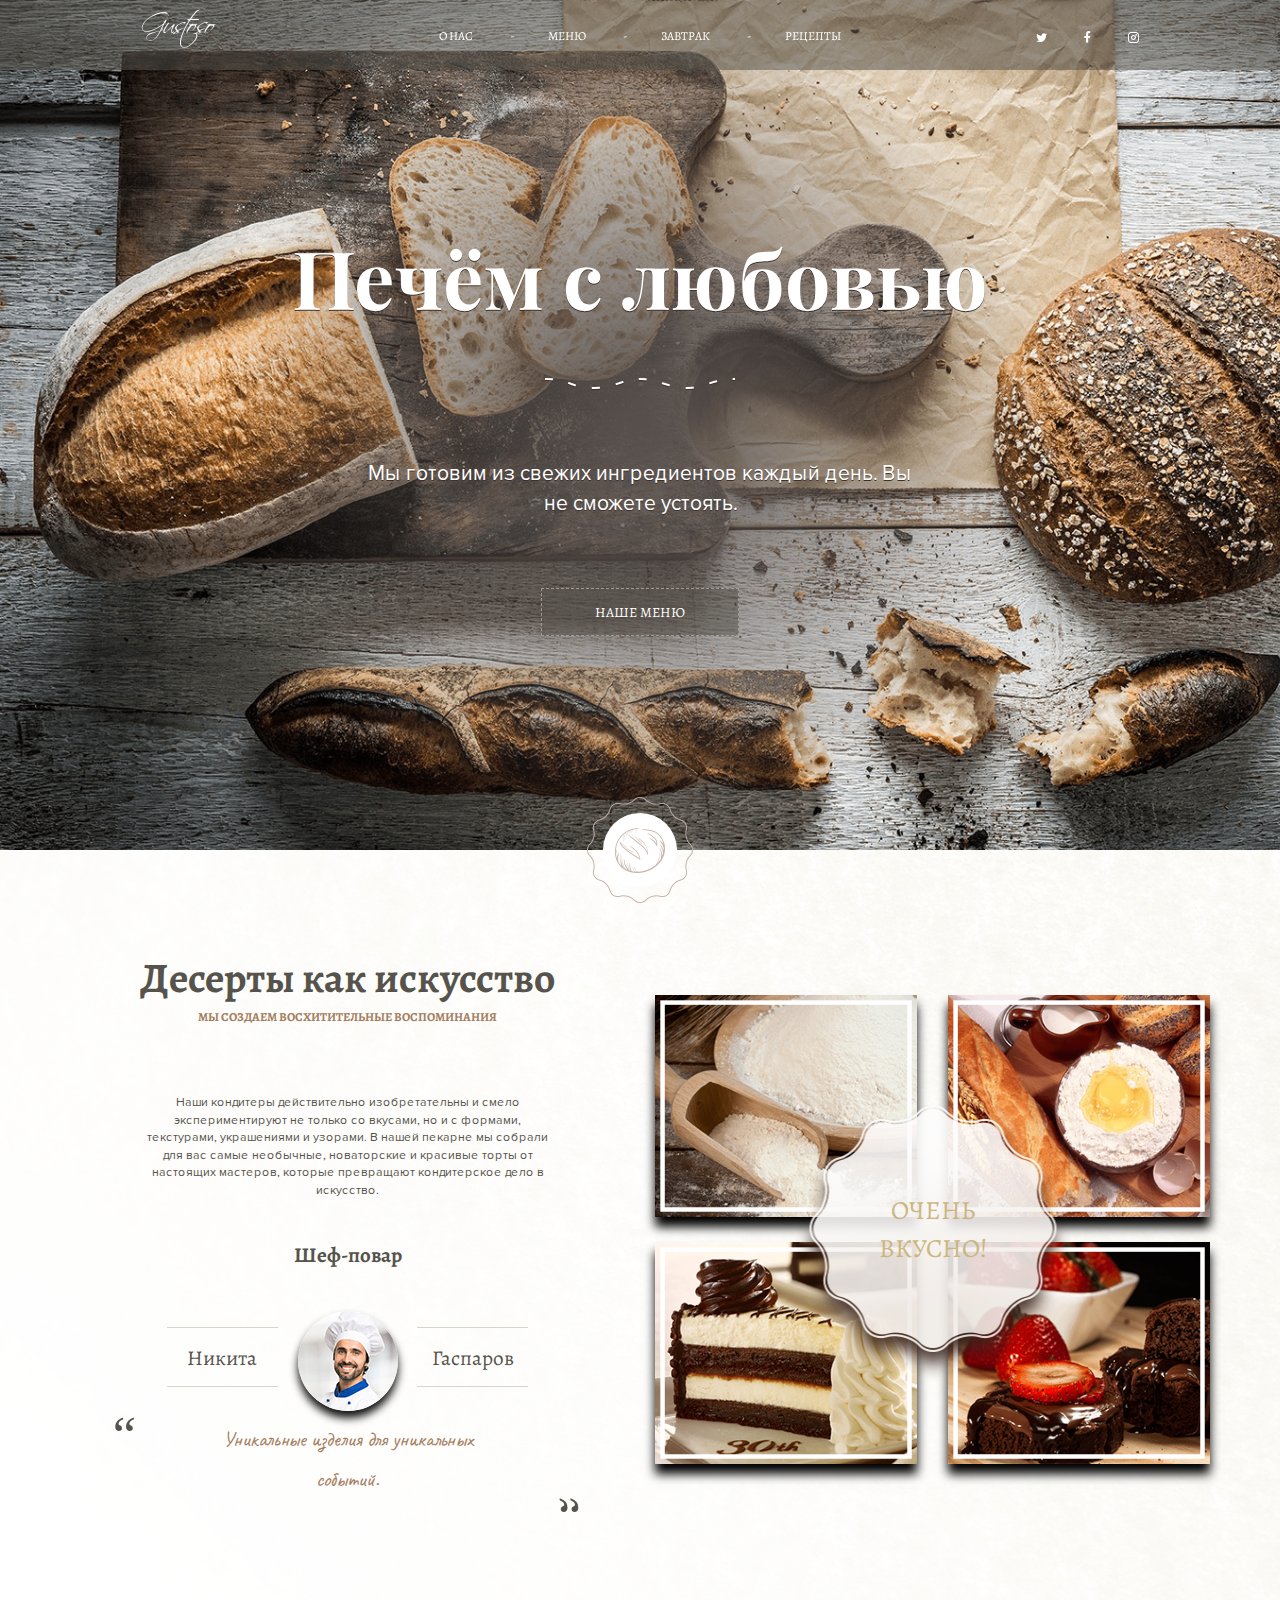
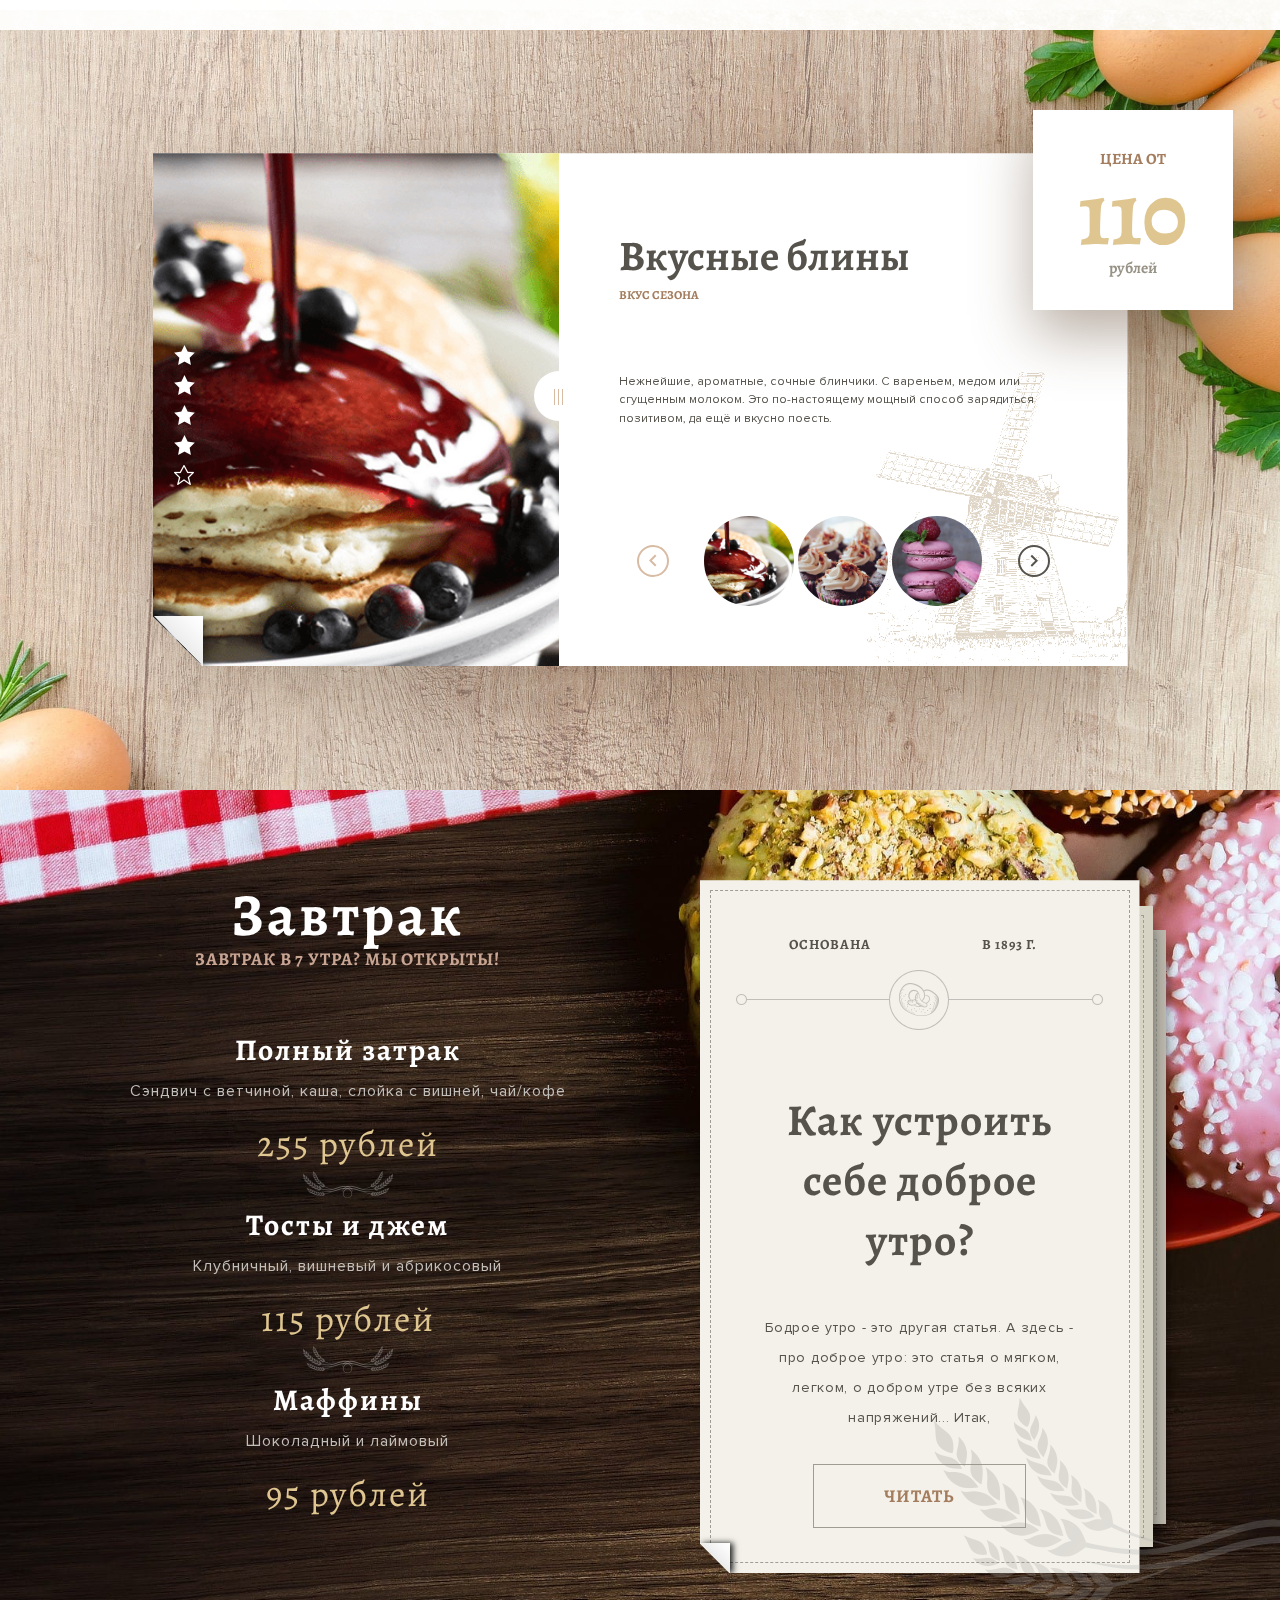
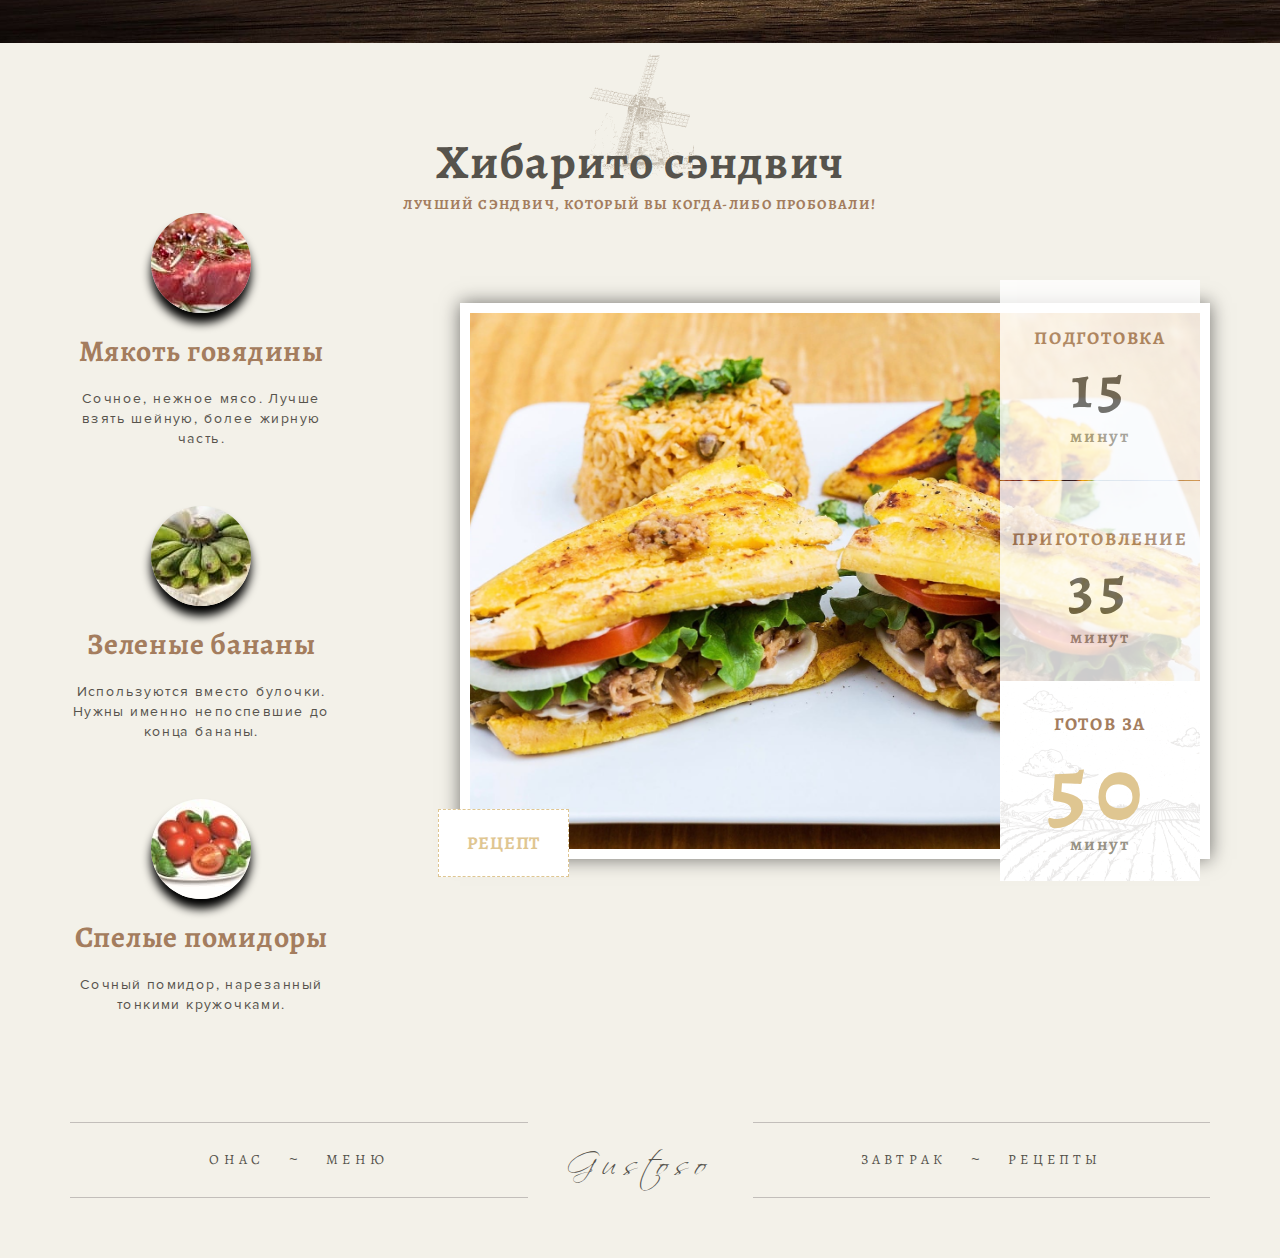
<file: bakery/index.html>
<!DOCTYPE html>
<html lang="ru-RU">
<head>
	<meta charset="utf-8" />
  <title>Пекарня  Gustoso</title>
  <link rel="stylesheet" type="text/css" href="styles.css" />
  <meta name="description" content="Сайт пекарни Gustoso. Выпечка как искусство. Меню, завтраки, рецепты от шеф-повара" />
  <meta name="keywords" content="пекарня, вкусный завтрак, рецепты выпечки" />
  <meta name="author" content="Sergei Kuznetsov" />
  <link rel="shortcut icon" href="icon.png" />
	<meta name="viewport" content="width=device-width, initial-scale=1.0" />
	<link rel="stylesheet" href="https://cdnjs.cloudflare.com/ajax/libs/font-awesome/4.7.0/css/font-awesome.min.css">
	<link href="https://fonts.googleapis.com/css?family=Alegreya:400,700|Caveat|Playfair+Display:700&amp;subset=cyrillic" rel="stylesheet">
	<link rel="stylesheet" href="https://maxcdn.bootstrapcdn.com/bootstrap/3.3.7/css/bootstrap.min.css">
	<link href="https://fonts.googleapis.com/icon?family=Material+Icons" rel="stylesheet">
</head>
<body>
	<section class="hero">
		<div class="bg">
			<nav class="topnav">
				<span class="logo">Gustoso</span>
				<span class="center">
					<a href="#about">О нас</a>
					<a href="#menu">Меню</a>
					<a href="#breakfast">Завтрак</a>
					<a href="#recipes">Рецепты</a>
				</span>
				<span class="social">
					<a href="https://twitter.com/hashtag/%D0%BF%D0%B5%D0%BA%D0%B0%D1%80%D0%BD%D1%8F"><i class="fa fa-twitter"></i></a>
					<a href="https://www.facebook.com/hashtag/%D0%BF%D0%B5%D0%BA%D0%B0%D1%80%D0%BD%D1%8F?source=feed_text&epa=HASHTAG&__xts__[0]=68.[base64]&__tn__=*NK-R"><i class="fa fa-facebook"></i></a>
					<a href="https://www.instagram.com/explore/tags/%D0%BF%D0%B5%D0%BA%D0%B0%D1%80%D0%BD%D1%8F/?hl=ru"><i class="fa fa-instagram"></i></a>
				</span>
				<a href="javascript:void(0);" class="icon">&#9776;</a>
			</nav>
			<h1>Печём с любовью</h1>
			<img src="images/dashed%20line.png" class="dline" alt="Dashed line" />
			<p>Мы готовим из свежих ингредиентов каждый день. Вы не сможете устоять.</p>
			<a href="#menu" class="menu-button">Наше меню</a>
			<img src="images/Vektor-Smartobjekt.png" class="bottom-img" alt="Bread icon" />
			<div class="bread-circle"></div>
		</div>
	</section>
	<section id="about" class="art-of-cakes">
		<div class="container">
			<div class="row">
				<div class="col-md-6 right-art">
					<h1>Десерты как искусство</h1>
					<h2>Мы создаем восхитительные воспоминания</h2>
					<p>Наши кондитеры действительно изобретательны и смело экспериментируют не только со вкусами, но и с формами, текстурами, украшениями и узорами. В нашей пекарне мы собрали для вас самые необычные, новаторские и красивые торты от настоящих мастеров, которые превращают кондитерское дело в искусство.</p>
					<h3>Шеф-повар</h3>
					<div>
						<span>Никита</span>
						<img alt="Фото шеф-повара" src="images/chef.png" />
						<span>Гаспаров</span>
					</div>
					<div class="row quote">
						<div class="col-xs-2 quout-open">“</div>
						<div class="col-xs-8">
							<div class="cit">Уникальные изделия для уникальных событий.</div>
						</div>
						<div class="col-xs-2 quout-close">”</div>
					</div>
				</div>
				<div class="col-md-6 left-art">
					<div class="row">
						<div class="col-xs-6"><img class="art-shadow" alt="Мука" src="images/img%20(2).png" /></div>
						<div class="col-xs-6"><img class="art-shadow" alt="Приготовление теста" src="images/img%20(3).png" /></div>
					</div>
					<div class="row">
						<div class="col-xs-6"><img class="art-shadow" alt="Кусок торта" src="images/img%20(4)%20(1).png" /></div>
						<div class="col-xs-6"><img class="art-shadow" alt="Брауни" src="images/img%20(4).png" /></div>
					</div>
					<img alt="Круг для текста" src="images/Vektor-Smartobjekt%20(1).png" />
					<p>ОЧЕНЬ<br />ВКУСНО!</p>
				</div>
			</div>
		</div>
	</section>
	<section id="menu" class="perfect-pancakes">
		<div class="container">
			<div class="row">
				<div class="col-md-10 col-md-offset-1 shadow-container tab-content">
					<div class="tab-pane active fade in" role="tabpanel" id="pancakes">
						<div class="row food-widget">
							<div class="col-md-5">
								<div class="raiting">
									<img alt="Звезда" src="images/Star%20-%20alt%20Kopie%203.png" />
									<img alt="Звезда" src="images/Star%20-%20alt%20Kopie%203.png" />
									<img alt="Звезда" src="images/Star%20-%20alt%20Kopie%203.png" />
									<img alt="Звезда" src="images/Star%20-%20alt%20Kopie%203.png" />
									<img alt="Звезда" src="images/interface%20-%20favorite%20star.png" />
								</div>
							</div>
							<div class="col-md-7">
								<h1>Вкусные блины</h1>
								<h2>Вкус сезона</h2>
								<p>Нежнейшие, ароматные, сочные блинчики. С вареньем, медом или сгущенным молоком. Это по-настоящему мощный способ зарядиться позитивом, да ещё и вкусно поесть.</p>
								<div class="p-menu">
									<img alt="alt" src="images/menu.png" />
								</div>
							</div>
							<img src="images/fold.png" alt="Fold" class="pancakes-fold" />
						</div>
						<div class="ready">
							<p>Цена от</p>
							<p>110</p>
							<p>рублей</p>
						</div>
					</div>
					<div class="tab-pane fade" role="tabpanel" id="muffins">
						<div class="row food-widget">
							<div class="col-md-5">
								<div class="raiting">
									<img alt="Звезда" src="images/Star%20-%20alt%20Kopie%203.png" />
									<img alt="Звезда" src="images/Star%20-%20alt%20Kopie%203.png" />
									<img alt="Звезда" src="images/Star%20-%20alt%20Kopie%203.png" />
									<img alt="Звезда" src="images/Star%20-%20alt%20Kopie%203.png" />
									<img alt="Звезда" src="images/interface%20-%20favorite%20star.png" />
								</div>
							</div>
							<div class="col-md-7">
								<h1>Маффины</h1>
								<h2>Потрясающие кексы!</h2>
								<p>Всё в этих маффинах идеально. Плотный пористый мякиш, разламываешь маффин и хочется всем показать, какой он сочный и с красивыми пузырьками.</p>
								<div class="p-menu">
									<img alt="alt" src="images/menu.png" />
								</div>
							</div>
							<img src="images/fold.png" alt="Fold" class="pancakes-fold" />
						</div>
						<div class="ready">
							<p>Цена от</p>
							<p>85</p>
							<p>рублей</p>
						</div>
					</div>
					<div class="tab-pane fade" role="tabpanel" id="macarones">
						<div class="row food-widget">
							<div class="col-md-5">
								<div class="raiting">
									<img alt="Звезда" src="images/Star%20-%20alt%20Kopie%203.png" />
									<img alt="Звезда" src="images/Star%20-%20alt%20Kopie%203.png" />
									<img alt="Звезда" src="images/Star%20-%20alt%20Kopie%203.png" />
									<img alt="Звезда" src="images/Star%20-%20alt%20Kopie%203.png" />
									<img alt="Звезда" src="images/Star%20-%20alt%20Kopie%203.png" />
								</div>
							</div>
							<div class="col-md-7">
								<h1>Макарон</h1>
								<h2>Французский шик</h2>
								<p>Нежное пирожное макарон - любимое лакомство Марии-Антуанетты и современных модных сладкоежек. Макароны заняли умы и полки десертной индустрии довольно прочно и надолго.</p>
								<div class="p-menu">
									<img alt="alt" src="images/menu.png" />
								</div>
							</div>
							<img src="images/fold.png" alt="Fold" class="pancakes-fold" />
						</div>
						<div class="ready">
							<p>Цена от</p>
							<p>65</p>
							<p>рублей</p>
						</div>
					</div>
					<div class="tab-pane fade" role="tabpanel" id="cakes">
						<div class="row food-widget">
							<div class="col-md-5">
								<div class="raiting">
									<img alt="Звезда" src="images/Star%20-%20alt%20Kopie%203.png" />
									<img alt="Звезда" src="images/Star%20-%20alt%20Kopie%203.png" />
									<img alt="Звезда" src="images/Star%20-%20alt%20Kopie%203.png" />
									<img alt="Звезда" src="images/Star%20-%20alt%20Kopie%203.png" />
									<img alt="Звезда" src="images/Star%20-%20alt%20Kopie%203.png" />
								</div>
							</div>
							<div class="col-md-7">
								<h1>Пирожные</h1>
								<h2>Множество вкусов</h2>
								<p>Забавные, милые, яркие, праздничные и очень вкусные. Пирожные отлично подходят в качестве праздничного угощения или сладкого десерта для уютного вечернего чаепития.</p>
								<div class="p-menu">
									<img alt="alt" src="images/menu.png" />
								</div>
							</div>
							<img src="images/fold.png" alt="Fold" class="pancakes-fold" />
						</div>
						<div class="ready">
							<p>Цена от</p>
							<p>85</p>
							<p>рублей</p>
						</div>
					</div>
					<div class="tab-pane fade" role="tabpanel" id="croissants">
						<div class="row food-widget">
							<div class="col-md-5">
								<div class="raiting">
									<img alt="Звезда" src="images/Star%20-%20alt%20Kopie%203.png" />
									<img alt="Звезда" src="images/Star%20-%20alt%20Kopie%203.png" />
									<img alt="Звезда" src="images/Star%20-%20alt%20Kopie%203.png" />
									<img alt="Звезда" src="images/Star%20-%20alt%20Kopie%203.png" />
									<img alt="Звезда" src="images/interface%20-%20favorite%20star.png" />
								</div>
							</div>
							<div class="col-md-7">
								<h1>Круассаны</h1>
								<h2>Кусочек Франции</h2>
								<p>Настоящие круассаны с насыщенным ароматом сливочного масла и румяной корочкой, скрывающей 81 тончайший слой нежного теста. Своеобразный символ Франции.</p>
								<div class="p-menu">
									<img alt="alt" src="images/menu.png" />
								</div>
							</div>
							<img src="images/fold.png" alt="Fold" class="pancakes-fold" />
						</div>
						<div class="ready">
							<p>Цена от</p>
							<p>109</p>
							<p>рублей</p>
						</div>
					</div>
					<div class="tab-pane fade" role="tabpanel" id="pies">
						<div class="row food-widget">
							<div class="col-md-5">
								<div class="raiting">
									<img alt="Звезда" src="images/Star%20-%20alt%20Kopie%203.png" />
									<img alt="Звезда" src="images/Star%20-%20alt%20Kopie%203.png" />
									<img alt="Звезда" src="images/Star%20-%20alt%20Kopie%203.png" />
									<img alt="Звезда" src="images/Star%20-%20alt%20Kopie%203.png" />
									<img alt="Звезда" src="images/Star%20-%20alt%20Kopie%203.png" />
								</div>
							</div>
							<div class="col-md-7">
								<h1>Торты</h1>
								<h2>Вкус детства</h2>
								<p>Наши торты готовятся только из натуральных ингредиентов – свежих сочных фруктов и ягод, отборной пшеничной и миндальной муки, цельных сливок, легкого творога и аппетитного желе.</p>
								<div class="p-menu">
									<img alt="alt" src="images/menu.png" />
								</div>
							</div>
							<img src="images/fold.png" alt="Fold" class="pancakes-fold" />
						</div>
						<div class="ready">
							<p>Цена от</p>
							<p>990</p>
							<p>рублей</p>
						</div>
					</div>
					<div class="slide col-md-7" role="tablist">
						<i class="material-icons disabled" >keyboard_arrow_left</i>
						<span class="group1">
							<a href="#pancakes" aria-controls="pancakes" role="tab" data-toggle="tab" class="active">
								<img alt="Блинчики" src="images/pancakes.png" />
							</a>
							<a href="#muffins" aria-controls="muffins" role="tab" data-toggle="tab">
								<img alt="Маффины" src="images/menu1.jpg" />
							</a>
							<a href="#macarones" aria-controls="macarones" role="tab" data-toggle="tab">
								<img alt="Макарони" src="images/menu2.jpg" />
							</a>
						</span>
						<span class="group2">
							<a href="#cakes" aria-controls="cakes" role="tab" data-toggle="tab">
								<img alt="Пирожные" src="images/menu3.jpg" />
							</a>
							<a href="#croissants" aria-controls="croissants" role="tab" data-toggle="tab">
								<img alt="Круассаны" src="images/menu4.jpg" />
							</a>
							<a href="#pies" aria-controls="pies" role="tab" data-toggle="tab">
								<img alt="Торты" src="images/menu5.jpg" />
							</a>
						</span>
						<i class="material-icons active">keyboard_arrow_right</i>
					</div>
				</div>
			</div>
		</div>
	</section>

	<section id="breakfast" class="breakfast">
		<div class="container">
			<div class="row">

				<div class="col-md-6">
					<div class="bf_left">
						<h1>Завтрак</h1>
						<h2>Завтрак в 7 утра? Мы открыты!</h2>

						<h3>Полный затрак</h3>
						<p class="bf_left_desc">Сэндвич с ветчиной, каша, слойка с вишней, чай/кофе</p>
						<p class="bf_left_price">255 рублей</p>
						<img src="images/Vektor-Smartobjekt Kopie.png" alt="Пшеница иконка">

						<h3>Тосты и джем</h3>
						<p class="bf_left_desc">Клубничный, вишневый и абрикосовый</p>
						<p class="bf_left_price">115 рублей</p>
						<img src="images/Vektor-Smartobjekt Kopie.png" alt="Пшеница иконка">

						<h3>Маффины</h3>
						<p class="bf_left_desc">Шоколадный и лаймовый</p>
						<p class="bf_left_price">95 рублей</p>
					</div>
				</div>

				<div class="col-md-6">
					<div class="bf_menu">

						<div class="bf_menu1">
							<div class="menu_border">
								<div class="row bf_menu_head">
									<div class="col-xs-6 ">
										Основана
									</div>
									<div class="col-xs-6">
										в 1893 г.
									</div>
								</div>
								<img src="images/menu_head.png" alt="Выпечка иконка">
								<h2>Как устроить себе доброе утро?</h2>
								<p>Бодрое утро - это другая статья. А здесь - про доброе утро: это статья о мягком, легком, о добром утре без всяких напряжений... Итак,</p>
								<a href="https://www.psychologos.ru/articles/view/kak-ustroit-sebe-dobroe-utro-vop-zn-" target="_blank">Читать</a>
							</div>
							<img src="images/fold.png" alt="fold" class="bf_menu_fold">
						</div>

						<div class="bf_menu2">
							<div class="bf_menu_border"></div>
						</div>

						<div class="bf_menu3">
							<div class="bf_menu_border"></div>
						</div>
					</div>

				</div>
			</div>
		</div>
		<img src="images/wheat.png" alt="Пшеница иконка" class="wheat">
	</section>

	<section id="recipes" class="jib_sandw">
		<img src="images/jswm.png" alt="">
		<div class="js_head">

			<h1>Хибарито сэндвич</h1>
			<h2>Лучший сэндвич, который вы когда-либо пробовали!</h2>
		</div>


		<div class="container">
			<div class="row">
				<div class="col-md-3 js_left">
					<div>
						<img src="images/meat.jpg" alt="Говядина">
						<h3>Мякоть говядины</h3>
						<p>Сочное, нежное мясо. Лучше взять шейную, более жирную чаcть.</p>
					</div>

					<div>
						<img src="images/banana.jpg" alt="Зеленые бананы">
						<h3>Зеленые бананы</h3>
						<p>Используются вместо булочки. Нужны именно непоспевшие до конца бананы.</p>
					</div>

					<div>
						<img src="images/tomato.jpg" alt="Помидоры">
						<h3>Спелые помидоры</h3>
						<p>Сочный помидор, нарезанный тонкими кружочками.</p>
					</div>

				</div>
				<div class="col-md-1"></div>
				<div class="col-md-8 js_right">

					<div class="js_right_inner">


						<div class="bg_img"></div>

						<div class="jsri_item">
							<h3>Подготовка</h3>
							<p>15</p>
							<p>минут</p>
						</div>
						<div class="jsri_item">
							<h3>Приготовление</h3>
							<p>35</p>
							<p>минут</p>
						</div>
						<div class="jsri_item_last">
							<h3>Готов за</h3>
							<p>50</p>
							<p>минут</p>
						</div>

						<a href="https://recept-2u.com.ua/sendvichi-hibarito-iz-bananovyh-lepeshek-s-govyadinoj-ovoshhami-i-ostrym-sousom-adobo-po-puertorikanski/" target="_blank">Рецепт</a>

					</div>

				</div>
			</div>
		</div>

	</section>

	<footer class="main_footer">
		<div class="container">
			<div class="row">

				<div class="col-md-2 col-md-push-5">
					<span class="gustoso">Gustoso</span>
				</div>

				<div class="col-md-5 col-md-pull-2">
					<ul class="left_footer">
						<li><a href="#about">Онас</a></li>
						<li><a href="#menu">Меню</a></li>
					</ul>
				</div>

				<div class="col-md-5">
					<ul class="right_footer">
						<li><a href="#breakfast">Завтрак</a></li>
						<li><a href="#recipes">Рецепты</a></li>
					</ul>
				</div>
			</div>
		</div>
	</footer>

	<script src="https://ajax.googleapis.com/ajax/libs/jquery/3.3.1/jquery.min.js"></script>
	<script src="https://maxcdn.bootstrapcdn.com/bootstrap/3.3.7/js/bootstrap.min.js"></script>
	<script src="myscript.js"></script>

</body>
</html>
</file>
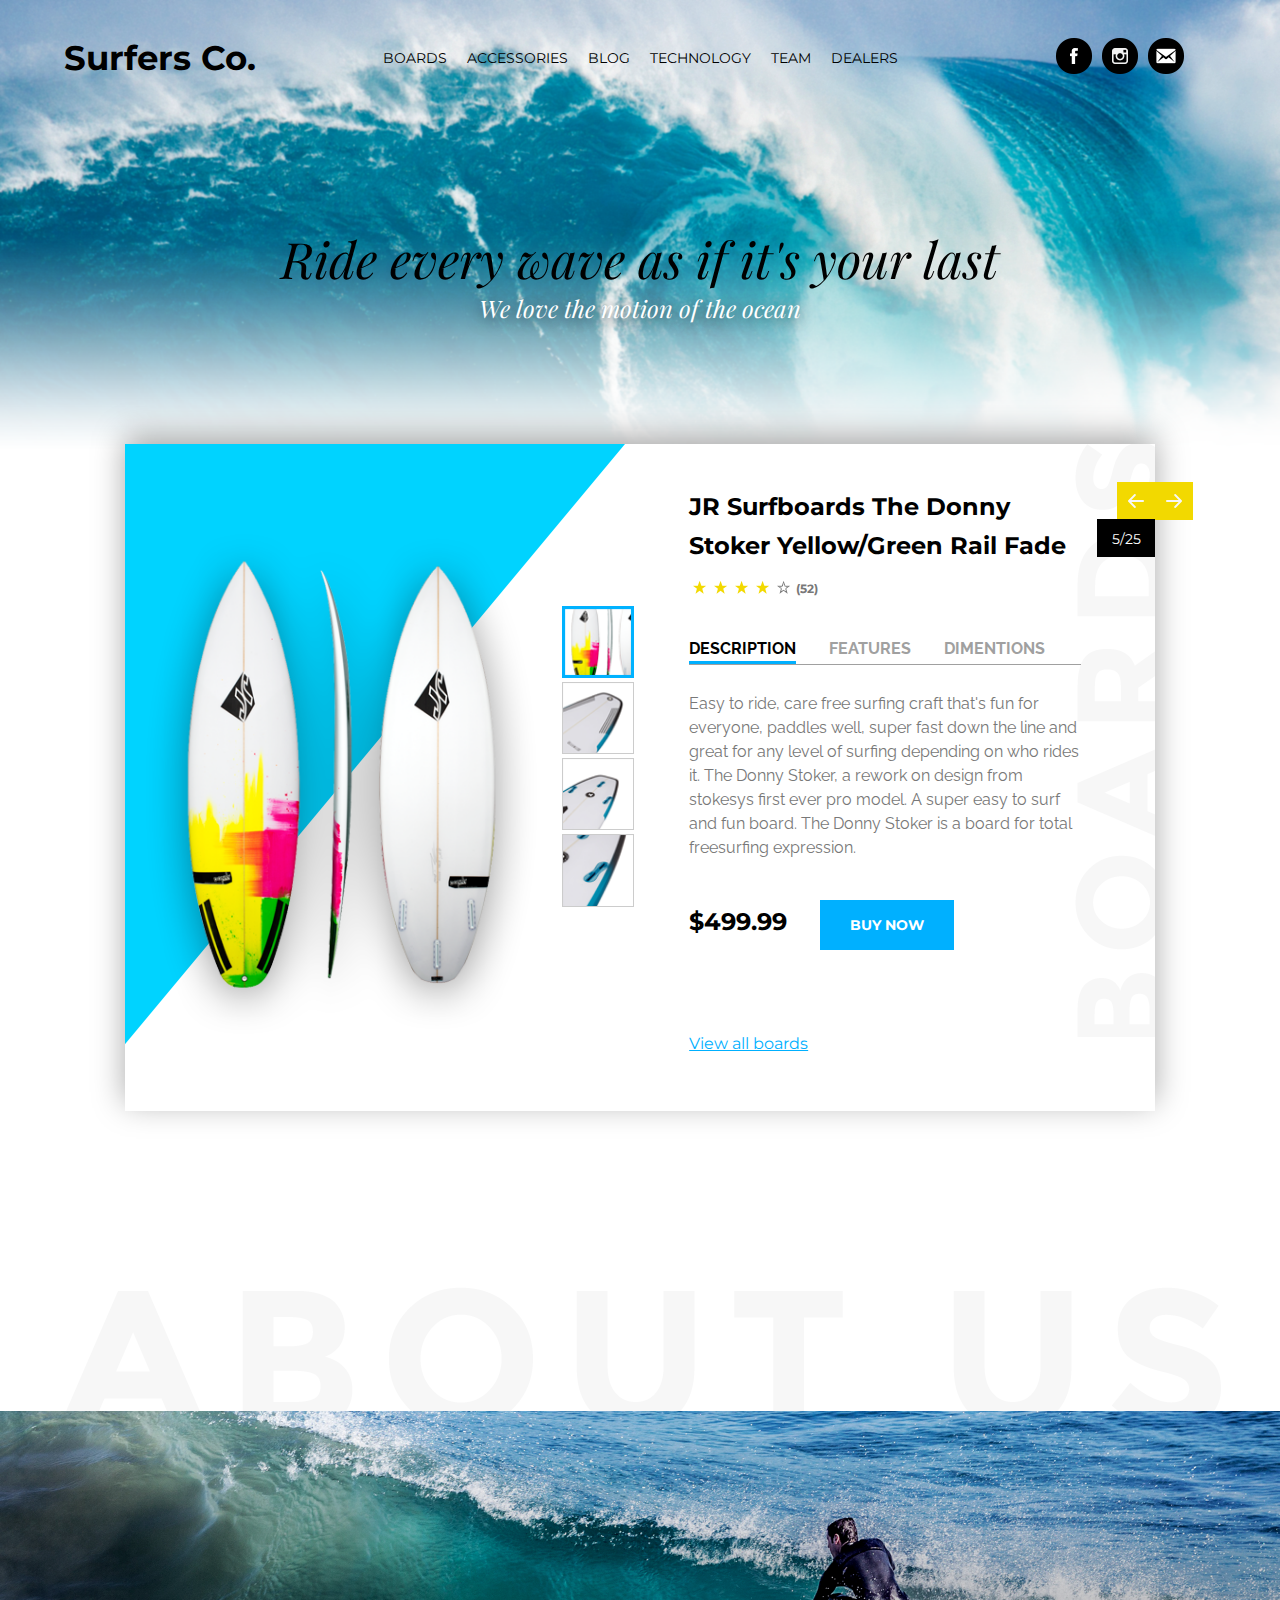
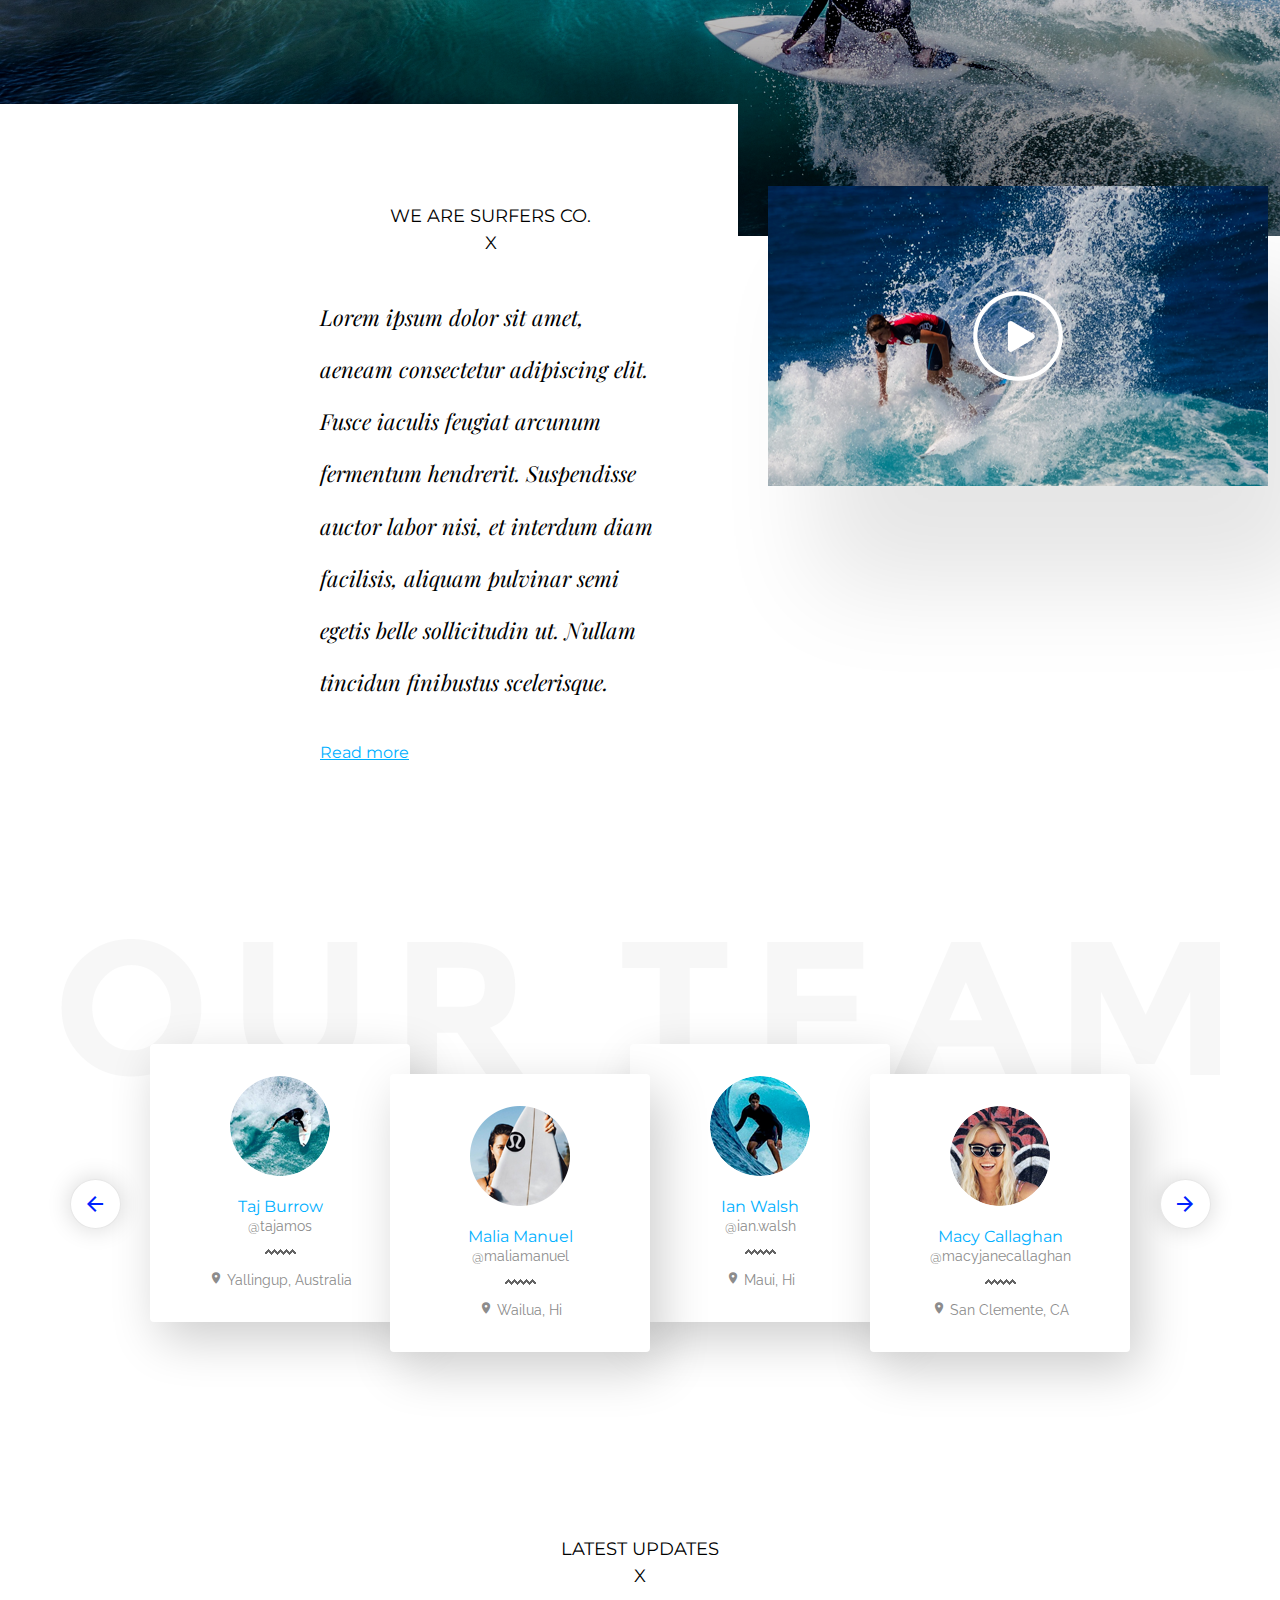
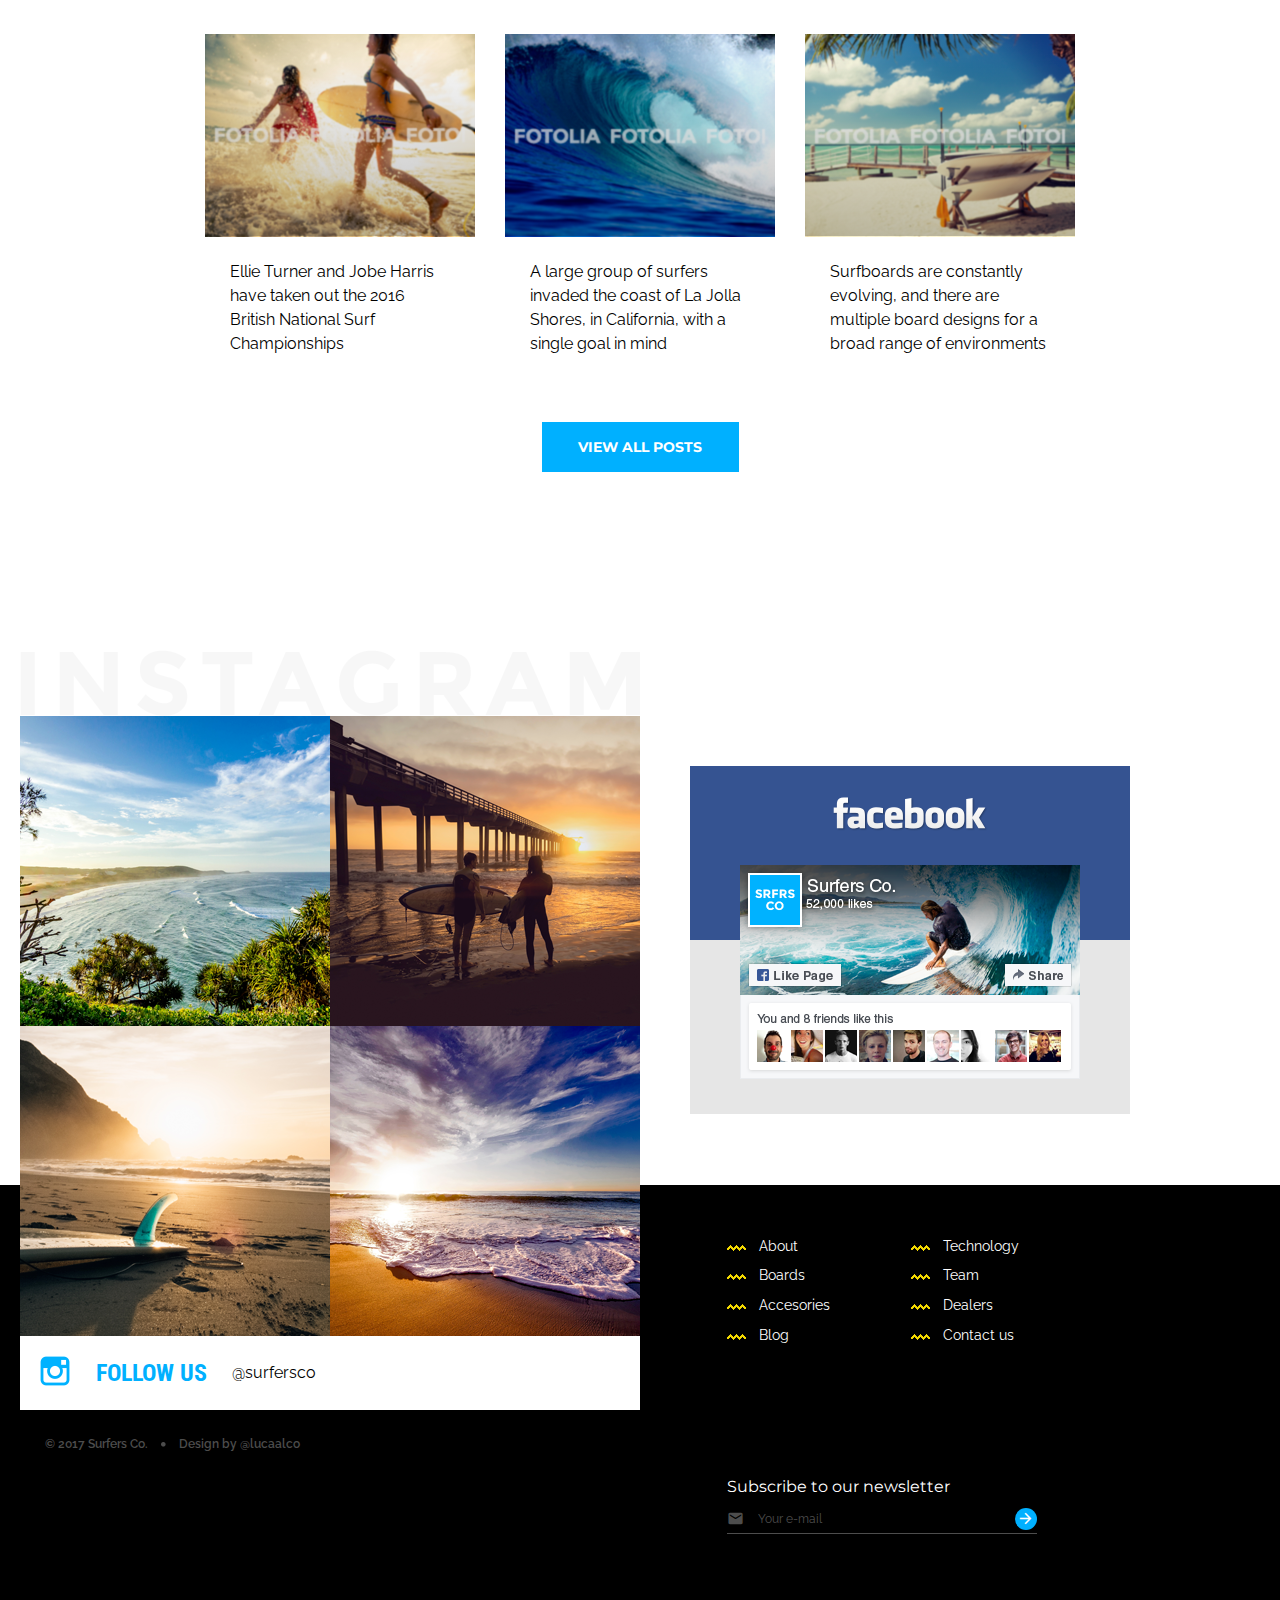
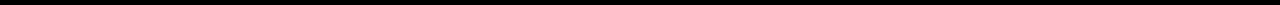
<file: Surf/index.html>
<!DOCTYPE html>
<html lang="en-EN">
<head>
  <title></title>
  <meta charset="utf-8" />
  <link rel="stylesheet" type="text/css" href="styles.css" />
  <link href="https://fonts.googleapis.com/css?family=Montserrat:400,700|Playfair+Display:italic|Raleway:400,600,700|Roboto+Condensed:700" rel="stylesheet" />
  <link rel="stylesheet" href="https://fonts.googleapis.com/icon?family=Material+Icons" />
  <meta name="description" content="#" />
  <meta name="keywords" content="#" />
  <meta name="author" content="Oxana Kolesnikova" />
  <meta name="viewport" content="width=device-width, initial-scale=1.0" />
  <!--[if lt IE 9]>
    <script src="/js/html5shiv.js"></script>
  <![endif]-->
</head>
<body>
  <header>
    <div class="center">
      <div id="logo">Surfers Co.</div>
      <nav>
        <a href="#">Boards</a>
        <a href="#">Accessories</a>
        <a href="#">Blog</a>
        <a href="#">Technology</a>
        <a href="#">Team</a>
        <a href="#">Dealers</a>
      </nav>
      <div id="social">
        <a href="#"><img src="images/Facebook.png"></a>
        <a href="#"><img src="images/Instagram.png"></a>
        <a href="#"><img src="images/Mail.png"></a>
      </div>
    </div>
    <div id="slogan">
      <p>Ride every wave as if it's your last</p>
      <p>We love the motion of the ocean</p>
    </div> 
  </header>
  <div id="surfboards">
    <h1 id="boards">Boards</h1>
    <a href="#" id="previous"><img src="images/Previous.png"></a>
    <span id="counter">5/25</span>
    <a href="#" id="next"><img src="images/Next.png"></a><br />
    <img src="images/Board.png" alt="Board" id="board" />
    <div id="thumbs">
      <img src="images/Photo (3).png" alt="Photo 1" />
      <img src="images/Photo.png" alt="Photo 2" />
      <img src="images/Photo (1).png" alt="Photo 3" />
      <img src="images/Photo (2).png" alt="Photo 4" />
    </div>
    <div id="side">
      <h2>JR Surfboards The Donny Stoker Yellow/Green Rail Fade</h2>
      <div id="raiting">
        <img src="images/Star 1.png" />
        <img src="images/Star 1.png" />
        <img src="images/Star 1.png" />
        <img src="images/Star 1.png" />
        <img src="images/Star 5.png" />
        <span>(52)</span>
      </div>
      <div id="tabs">
        <a href="#" class="active">Description</a>
        <a href="#">Features</a>
        <a href="#">Dimentions</a>
      </div>
      <p id="description">Easy to ride, care free surfing craft that's fun for everyone, paddles well, super fast down the line and great for any level of surfing depending on who rides it. The Donny Stoker, a rework on design from stokesys first ever pro model. A super easy to surf and fun board. The Donny Stoker is a board for total freesurfing expression.</p>
      <div id="price">$499.99</div>
      <a href="#" id="buynowbutton">Buy now</a>
      <a href="#" id="allboards">View all boards</a>
    </div>
  </div>
  <div id="about">
    <img id="aboutus" src="images/About us.png" alt="About us" />
    <h2 id="title">We are Surfers co.<br />X</h2>
    <p id="text">Lorem ipsum dolor sit amet, aeneam consectetur adipiscing elit. Fusce iaculis feugiat arcunum fermentum hendrerit. Suspendisse auctor labor nisi, et interdum diam facilisis, aliquam pulvinar semi egetis belle sollicitudin ut. Nullam tincidun finibustus scelerisque.</p>
    <a href="#" id="readmore">Read more</a>
    <div id="video" onmouseover="showCircle()" onmouseout="hideCircle()">
      <video width="500px" height="300px" poster="images/Photo (6).png" style="background-color: transparent;">
        <source src="#" type="video/mp4" />
      </video>
      <button type="button">
        <img src="images/Circle.png" id="circle" />
        <img src="images/Play icon.png" id="playicon" />
      </button>
    </div>
  </div>
  <section id="team">
    <img id="ourteam" src="images/Our Team.png" alt="Our team" />
    <a id="trb" href="#"><i class="material-icons">arrow_back</i></a>
    <div class="cards">
      <div class="tcard-odd" onmouseover="teamActive(this)" onmouseout="teamUsual(this)">
        <img src="images/Photo (8).png" class="tphoto" alt="Taj Burrow" style="border: 2px solid white; border-radius: 50%;" />
        <p class="tname">Taj Burrow</p>
        <p class="tinst">@tajamos</p>
        <img src="images/Waves (1).png" class="separator" />
        <p class="tloc"><i class="material-icons">place</i> Yallingup, Australia</p>
      </div>
      <div class="tcard-even" onmouseover="teamActive(this)" onmouseout="teamUsual(this)">
        <img src="images/Photo (7).png" class="tphoto" alt="Malia Manuel" />
        <p class="tname">Malia Manuel</p>
        <p class="tinst">@maliamanuel</p>
        <img src="images/Waves (1).png" class="separator" />
        <p class="tloc"><i class="material-icons">place</i> Wailua, Hi</p>
      </div>
      <div id="sep">_</div>
      <div class="tcard-odd" onmouseover="teamActive(this)" onmouseout="teamUsual(this)">
        <img src="images/Photo (9).png" class="tphoto" alt="Ian Walsh" style="border: 2px solid white; border-radius: 50%;" />
        <p class="tname">Ian Walsh</p>
        <p class="tinst">@ian.walsh</p>
        <img src="images/Waves (1).png" class="separator" />
        <p class="tloc"><i class="material-icons">place</i> Maui, Hi</p>
      </div>
      <div class="tcard-even" onmouseover="teamActive(this)" onmouseout="teamUsual(this)">
        <img src="images/Photo (10).png" class="tphoto" alt="Macy Callaghan" style="border: 2px solid white; border-radius: 50%;" />
        <p class="tname">Macy Callaghan</p>
        <p class="tinst">@macyjanecallaghan</p>
        <img src="images/Waves (1).png" class="separator" />
        <p class="tloc"><i class="material-icons">place</i> San Clemente, CA</p>
      </div>
    </div>
    <a id="tlb" href="#"><i class="material-icons">arrow_forward</i></a>
  </section>
  <section id="updates">
    <h2 id="upd">Latest updates<br />X</h2>
    <div id="blog">
      <div class="upd-card" onmouseover="blogHover(this)" onmouseout="blogUsual(this)">
        <div class="dark"></div>
        <img src="images/Photo%20(11).png" alt="Blog photo 1" class="blog-img"/>
        <p class="blog-post">Ellie Turner and Jobe Harris have taken out the 2016 British National Surf Championships</p>
      </div>
      <div class="upd-card" onmouseover="blogHover(this)" onmouseout="blogUsual(this)">
        <div class="dark"></div>
        <img src="images/Photo%20(12).png" alt="Blog photo 2" class="blog-img"/>
        <p class="blog-post">A large group of surfers invaded the coast of La Jolla Shores, in California, with a single goal in mind</p>
      </div>
      <div class="upd-card" onmouseover="blogHover(this)" onmouseout="blogUsual(this)">
        <div class="dark"></div>
        <img src="images/Photo%20(13).png" alt="Blog photo 3" class="blog-img"/>
        <p class="blog-post">Surfboards are constantly evolving, and there are multiple board designs for a broad range of environments</p>
      </div>
    </div>
    <a href="#">View all posts</a>
  </section>
  <div id="instface">
    <section id="instagram">
      <img id="inst-sect-img" src="images/Instagram%20(1).png" />
      <div id="inst-photos">
        <img src="images/Photo%20(17).png" alt="Instagram photo 1" />
        <img src="images/Photo%20(14).png" alt="Instagram photo 2" />
        <img src="images/Photo%20(15).png" alt="Instagram photo 3" />
        <img src="images/Photo%20(16).png" alt="Instagram photo 4" />
      </div>
      <p>
        <a href="#">
          <img src="images/Logo%20Instagram.png" />
          <span>Follow us</span>
        </a>
        <span>@surfersco</span>
      </p>
    </section>
    <section id="facebook">
      <img id="fl" src="images/Logo%20Facebook.png" />
      <img id="fa" src="images/FB%20Like%20Box.png" />
    </section>
  </div>
  <footer>
    <nav id="ll1">
      <a href="#">
        <img src="images/Waves%20col%201.png" />
        About
      </a>
      <a href="#">
        <img src="images/Waves%20col%201.png" />
        Boards
      </a>
      <a href="#">
        <img src="images/Waves%20col%201.png" />
        Accesories
      </a>
      <a href="#">
        <img src="images/Waves%20col%201.png" />
        Blog
      </a>
    </nav>
    <nav id="ll2">
      <a href="#">
        <img src="images/Waves%20col%201.png" />
        Technology
      </a>
      <a href="#">
        <img src="images/Waves%20col%201.png" />
        Team
      </a>
      <a href="#">
        <img src="images/Waves%20col%201.png" />
        Dealers
      </a>
      <a href="#">
        <img src="images/Waves%20col%201.png" />
        Contact us
      </a>
    </nav>
    <form>
      <p>Subscribe to our newsletter</p>
      <div>
        <i class="material-icons">email</i>
        <input type="email" name="email" placeholder="Your e-mail"/>
        <a href="#">
          <i class="material-icons">arrow_forward</i>
        </a>
      </div>
    </form>
    <p id="cop">
      © 2017 Surfers Co.
      <img src="images/Bullet.png" />
      Design by @lucaalco
    </p>
  </footer>
  <script src="myscript.js"></script>
</body>
</html>
</file>
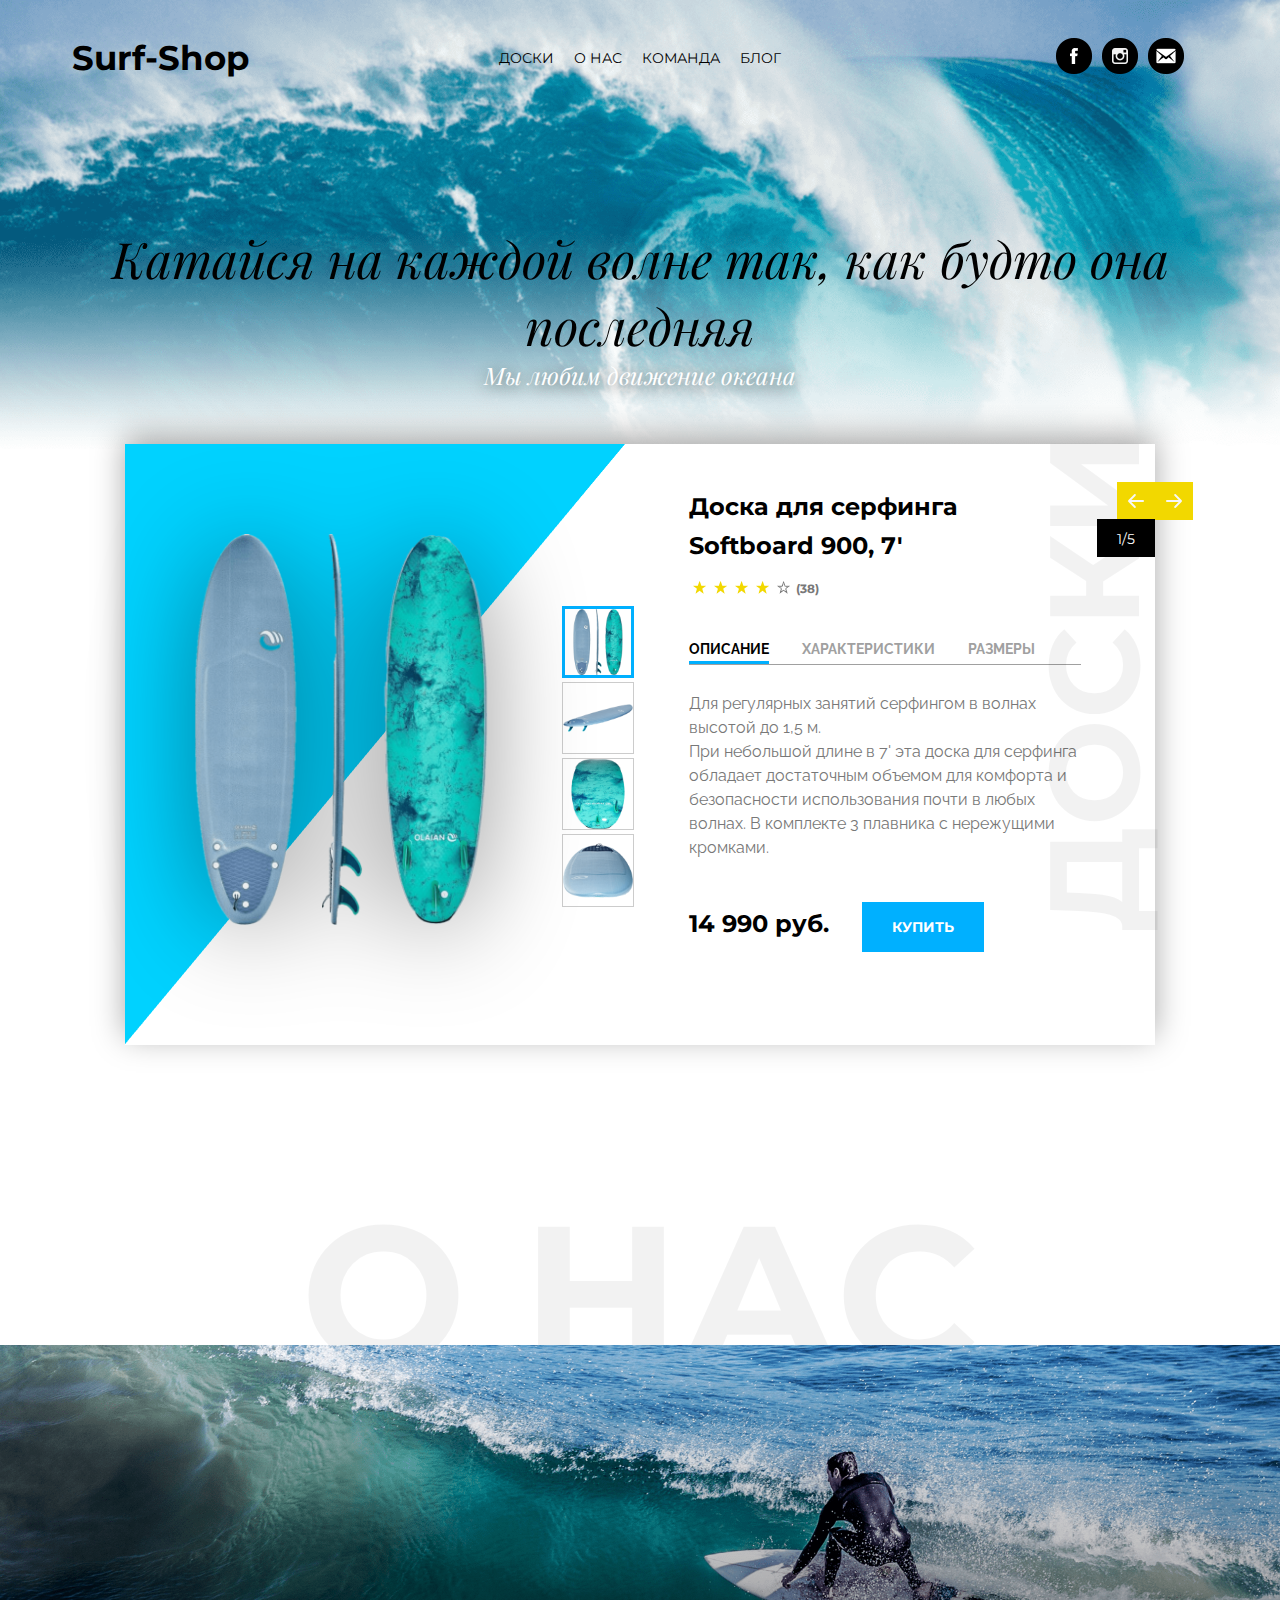
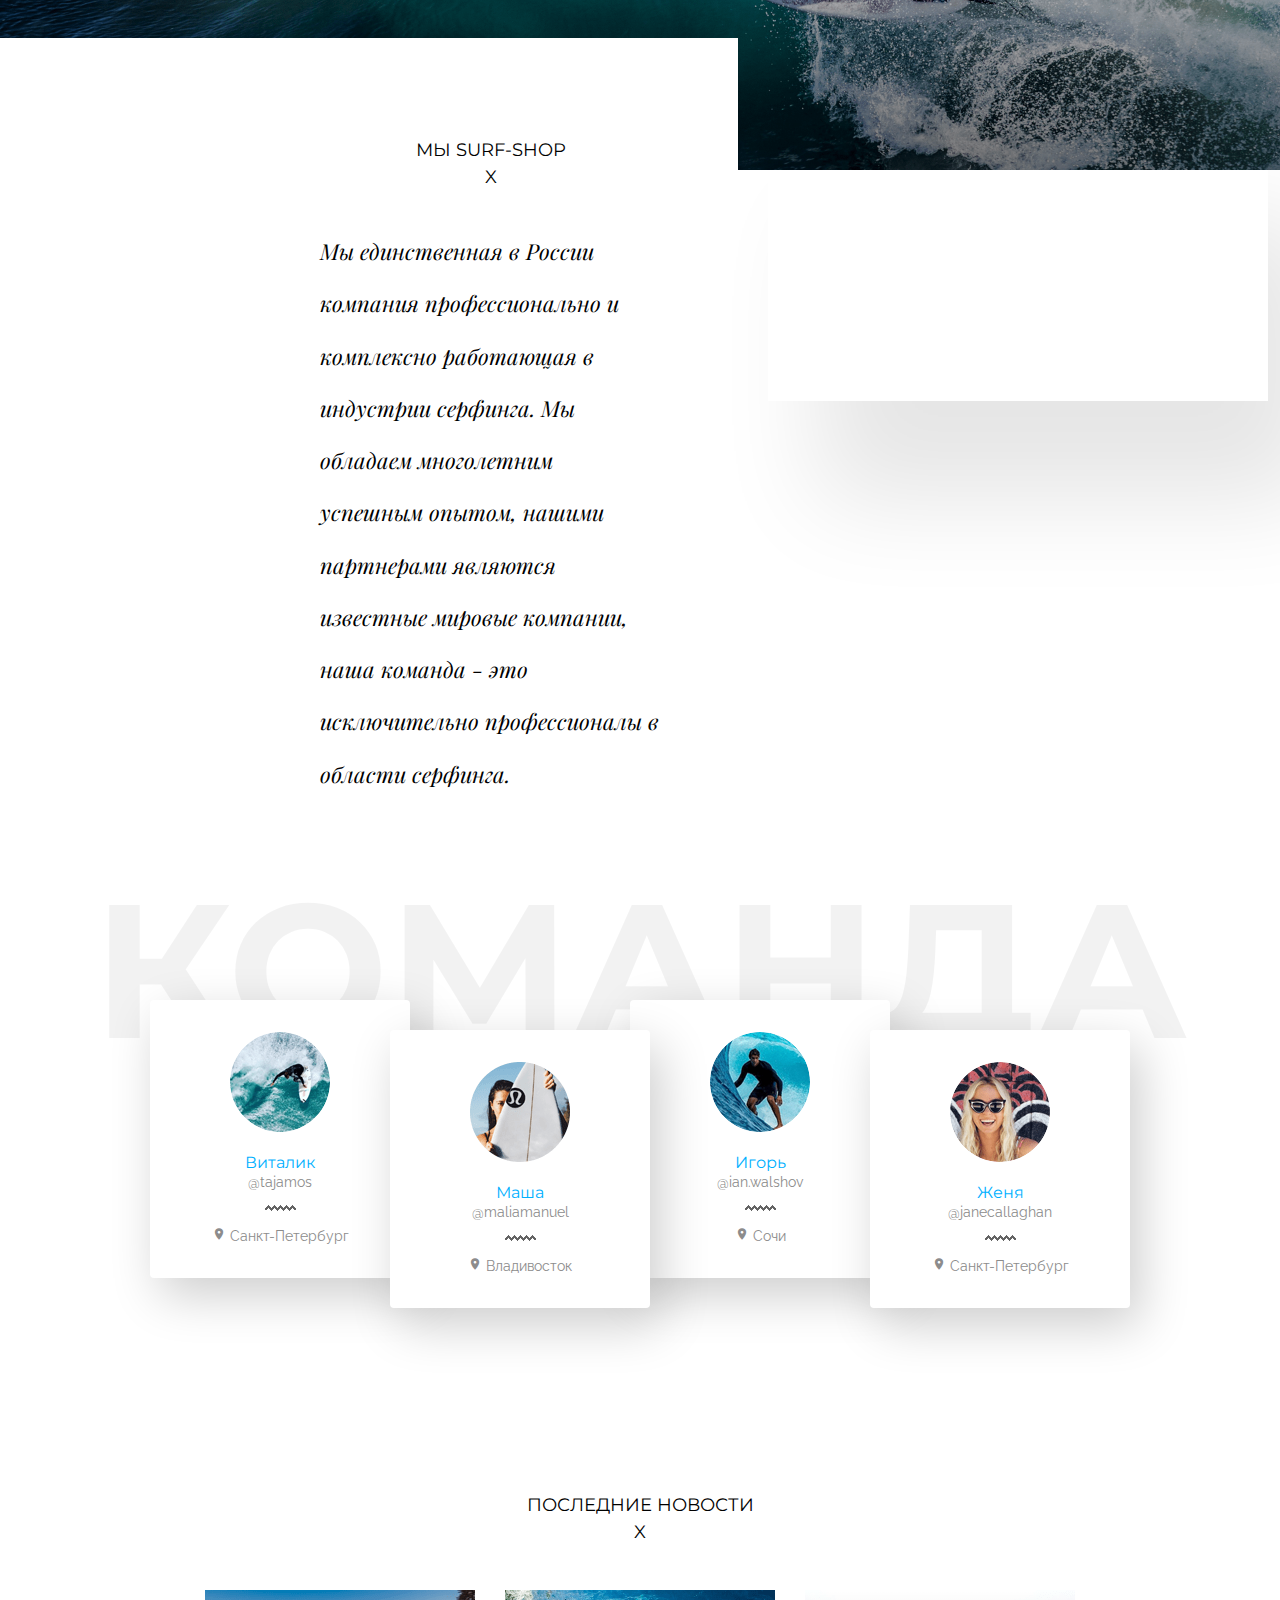
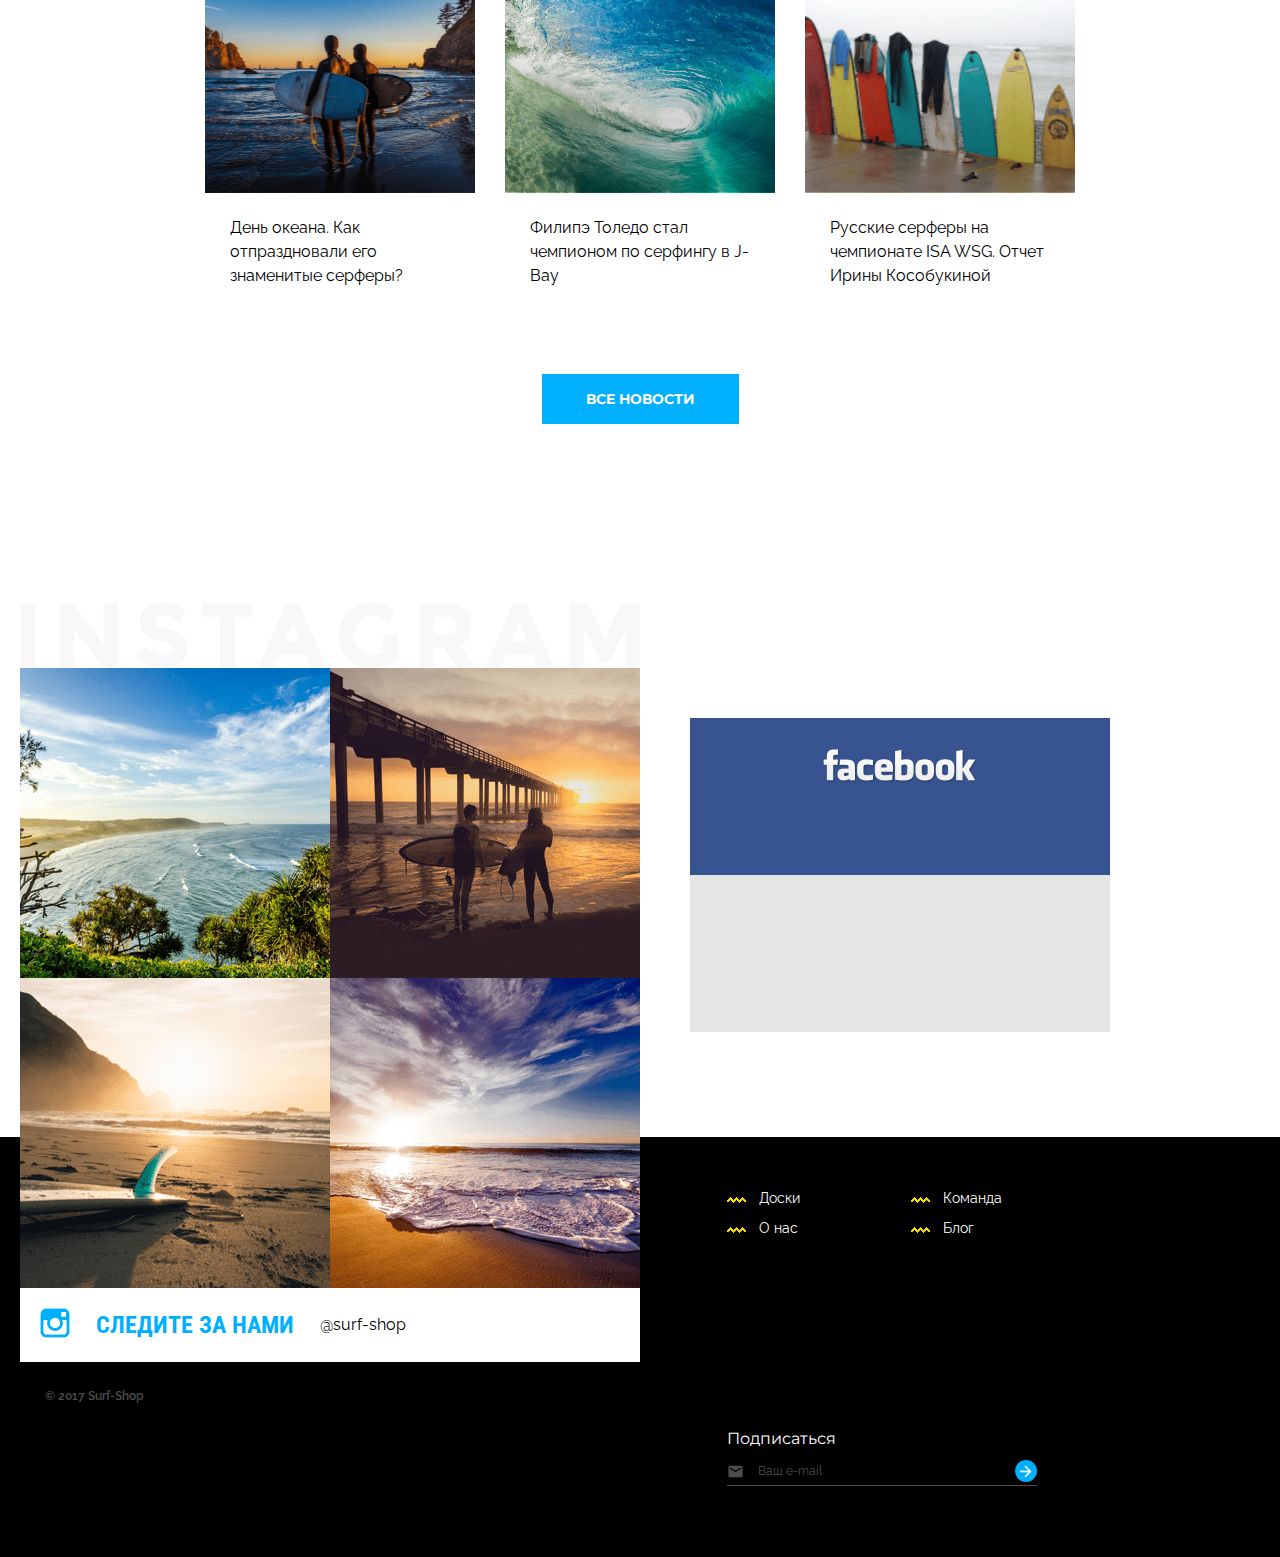
<file: surfers-co/index.html>
<!DOCTYPE html>
<html lang="ru-RU">
<head>
  <meta charset="utf-8" />
  <title>Surf-Shop</title>
  <link rel="stylesheet" type="text/css" href="styles.css" />
  <link rel="shortcut icon" href="images/icon.png" />
  <link href="https://fonts.googleapis.com/css?family=Montserrat:400,700|Playfair+Display:italic|Raleway:400,600,700|Roboto+Condensed:700" rel="stylesheet" />
  <link rel="stylesheet" href="https://fonts.googleapis.com/icon?family=Material+Icons" />
  <meta name="description" content="Сайт, посвященный серфингу. Магазин досок и аксессуаров для серфинга." />
  <meta name="keywords" content="серфинг, surf-shop" />
  <meta name="author" content="Sergei Kuznetsov" />
  <meta name="viewport" content="width=device-width, initial-scale=1.0" />
</head>
<body>
  <header>
    <div class="center">
      <div id="logo">Surf-Shop</div>
      <nav>
        <a href="#surfboards">Доски</a>
        <a href="#about">О нас</a>
        <a href="#team">Команда</a>
        <a href="#updates">Блог</a>
      </nav>
      <div id="social">
        <a href="https://www.facebook.com/surfer/"><img src="images/Facebook.png" alt="Facebook icon" /></a>
        <a href="https://www.instagram.com/explore/tags/surf/?hl=ru"><img src="images/Instagram.png" alt="Instagram icon" /></a>
        <a href="mailto:surf-web@surfers.com"><img src="images/Mail.png" alt="Mail icon" /></a>
      </div>
    </div>
    <div id="slogan">
      <p>Катайся на каждой волне так, как будто она последняя</p>
      <p>Мы любим движение океана</p>
    </div> 
  </header>
  <div id="surfboards">
    <h1 id="boards">Доски</h1>
    <a id="previous" onclick="prevSlide()"><img src="images/Previous.png"></a>
    <span id="counter">1/5</span>
    <a id="next" onclick="nextSlide()"><img src="images/Next.png"></a><br />
    <div class="slide1 slide-show">
      <img src="images/board1_1.png" alt="Доска для серфинга Softboard 900, 7'" class="board" />
      <div class="thumbs">
        <img onclick="changeBoardImage(this)" class="img-tab img-tab-active" src="images/board1_1.png" alt="Доска для серфинга Softboard 900, 7'" />
        <img onclick="changeBoardImage(this)" class="img-tab" src="images/board1_2.png" alt="Доска для серфинга Softboard 900, 7'" />
        <img onclick="changeBoardImage(this)" class="img-tab" src="images/board1_3.png" alt="Доска для серфинга Softboard 900, 7'" />
        <img onclick="changeBoardImage(this)" class="img-tab" src="images/board1_4.png" alt="Доска для серфинга Softboard 900, 7'" />
      </div>
      <div class="side">
        <h2>Доска для серфинга Softboard 900, 7'</h2>
        <div class="raiting">
          <img src="images/Star 1.png" alt="raiting star" />
          <img src="images/Star 1.png" alt="raiting star" />
          <img src="images/Star 1.png" alt="raiting star" />
          <img src="images/Star 1.png" alt="raiting star" />
          <img src="images/Star 5.png" alt="raiting star" />
          <span>(38)</span>
        </div>
        <div class="tabs">
          <a onclick="changeTab(this, 'description')" class="active">Описание</a>
          <a onclick="changeTab(this, 'features')">Характеристики</a>
          <a onclick="changeTab(this, 'dimentions')">Размеры</a>
        </div>
        <div class="tab-content">
          <p class="description tab-content-show">Для регулярных занятий серфингом в волнах высотой до 1,5 м.</p>
          <p class="description tab-content-show">При небольшой длине в 7' эта доска для серфинга обладает достаточным объемом для комфорта и безопасности использования почти в любых волнах. В комплекте 3 плавника с нережущими кромками.</p>
          <p class="features">Округлая форма хвоста round tail.</p>
          <p class="features">Сердечник из полистирола с 2 деревянными стрингерами. Покрытие из высококачественного полиэтилена. Нижняя часть из полиэтилена высокой плотности с решетчатой структурой. 3 направляющих для плавников типа FCS.</p>
          <p class="features">Для серферов экспертного уровня весом до 85 кг.</p>
          <p class="dimentions">Объем: 60 л</p>
          <p class="dimentions">Вес: 5 кг</p>
          <p class="dimentions">Размеры ("): 7' х 22" 5/8 х 3" 5/8</p>
          <p class="dimentions">Размеры (см): 215 х 58,7 х 9</p>
        </div>
        <div class="price">14 990 руб.</div>
        <a href="https://www.decathlon.ru/doska-softboard-900-7_e1-id_8486087.html" class="buynowbutton">Купить</a>
      </div>
    </div>
    <div class="slide2">
      <img src="images/board2_1.png" alt="Доска для серфинга Softboard 100 7'" class="board" />
      <div class="thumbs">
        <img onclick="changeBoardImage(this)" class="img-tab img-tab-active" src="images/board2_1.png" alt="Доска для серфинга Softboard 100 7'" />
        <img onclick="changeBoardImage(this)" class="img-tab" src="images/board2_2.png" alt="Доска для серфинга Softboard 100 7'" />
        <img onclick="changeBoardImage(this)" class="img-tab" src="images/board2_3.png" alt="Доска для серфинга Softboard 100 7'" />
        <img onclick="changeBoardImage(this)" class="img-tab" src="images/board2_4.png" alt="Доска для серфинга Softboard 100 7'" />
      </div>
      <div class="side">
        <h2>Доска для серфинга Softboard 100 7'</h2>
        <div class="raiting">
          <img src="images/Star 1.png" alt="raiting star" />
          <img src="images/Star 1.png" alt="raiting star" />
          <img src="images/Star 1.png" alt="raiting star" />
          <img src="images/Star 1.png" alt="raiting star" />
          <img src="images/Star 5.png" alt="raiting star" />
          <span>(45)</span>
        </div>
        <div class="tabs">
          <a onclick="changeTab(this, 'description')" class="active">Описание</a>
          <a onclick="changeTab(this, 'features')">Характеристики</a>
          <a onclick="changeTab(this, 'dimentions')">Размеры</a>
        </div>
        <div class="tab-content">
          <p class="description tab-content-show">Для юных серферов весом до 40 кг и начала занятий серфингом в небольших прибрежных волнах.</p>
          <p class="description tab-content-show">Новая доска для серфинга 7' имеет специальную адаптированную для обучения форму. Идеальна для безопасного обучения благодаря пеноматериалу и нережущим плавникам.</p>
          <p class="features">3 плавника с безопасными нережущими кромками, округлый хвост round tail.</p>
          <p class="features">Сердечник из пенополистирола. 2 деревянных стрингера. Верхнее покрытие из полиэтилена. Подошва из полиэтилена высокой плотности ПЭВП.</p>
          <p class="dimentions">Объем: 55 л</p>
          <p class="dimentions">Вес: 4 кг</p>
          <p class="dimentions">Размеры ("): 7' х 22" 7/17 х 3" 3/8</p>
          <p class="dimentions">Размеры (см): 214 х 57,5 х 8,6</p>
        </div>
        <div class="price">8 990 руб.</div>
        <a href="https://www.decathlon.ru/doska-softboard-100-7_e1-id_8485950.html" class="buynowbutton">Купить</a>
      </div>
    </div>
    <div class="slide3">
      <img src="images/board3_1.png" alt="Доска для серфинга Softboard 900 6'" class="board" />
      <div class="thumbs">
        <img onclick="changeBoardImage(this)" class="img-tab img-tab-active" src="images/board3_1.png" alt="Доска для серфинга Softboard 900 6'" />
        <img onclick="changeBoardImage(this)" class="img-tab" src="images/board3_2.png" alt="Доска для серфинга Softboard 900 6'" />
        <img onclick="changeBoardImage(this)" class="img-tab" src="images/board3_3.png" alt="Доска для серфинга Softboard 900 6'" />
        <img onclick="changeBoardImage(this)" class="img-tab" src="images/board3_4.png" alt="Доска для серфинга Softboard 900 6'" />
      </div>
      <div class="side">
        <h2>Доска для серфинга Softboard 900 6'</h2>
        <div class="raiting">
          <img src="images/Star 1.png" alt="raiting star" />
          <img src="images/Star 1.png" alt="raiting star" />
          <img src="images/Star 1.png" alt="raiting star" />
          <img src="images/Star 5.png" alt="raiting star" />
          <img src="images/Star 5.png" alt="raiting star" />
          <span>(31)</span>
        </div>
        <div class="tabs">
          <a onclick="changeTab(this, 'description')" class="active">Описание</a>
          <a onclick="changeTab(this, 'features')">Характеристики</a>
          <a onclick="changeTab(this, 'dimentions')">Размеры</a>
        </div>
        <div class="tab-content">
          <p class="description tab-content-show">Короткая доска для серферов уровня "эксперт".</p>
          <p class="description tab-content-show">Доска для серфинга из высококачественного пеноматериала - идеальный вариант для занятий серфингом при большом скоплении людей в воде. В комплекте 3 плавника с мягкими кромками.</p>
          <p class="features">Шейп 6' c 3-мя плавниками.</p>
          <p class="features">Сердечник из полистирола с 2 деревянными стрингерами. Покрытие из высококачественного полиэтилена. Нижняя часть из полиэтилена высокой плотности с решетчатой структурой. 5 направляющих для плавников типа FCS.</p>
          <p class="dimentions">Объем: 46 л</p>
          <p class="dimentions">Вес: 4 кг</p>
          <p class="dimentions">Размеры ("): 6' х 21" 1/8 х 3" 3/8</p>
          <p class="dimentions">Размеры (см): 184 х 54,8 х 8,5</p>
        </div>
        <div class="price">13 990 руб.</div>
        <a href="https://www.decathlon.ru/doska-softboard-900-6_e1-id_8486086.html" class="buynowbutton">Купить</a>
      </div>
    </div>
    <div class="slide4">
      <img src="images/board4_1.png" alt="Доска для серфинга Softboard 100 8'6''" class="board" />
      <div class="thumbs">
        <img onclick="changeBoardImage(this)" class="img-tab img-tab-active" src="images/board4_1.png" alt="Доска для серфинга Softboard 100 8'6''" />
        <img onclick="changeBoardImage(this)" class="img-tab" src="images/board4_2.png" alt="Доска для серфинга Softboard 100 8'6''" />
        <img onclick="changeBoardImage(this)" class="img-tab" src="images/board4_3.png" alt="Доска для серфинга Softboard 100 8'6''" />
        <img onclick="changeBoardImage(this)" class="img-tab" src="images/board4_4.png" alt="Доска для серфинга Softboard 100 8'6''" />
      </div>
      <div class="side">
        <h2>Доска для серфинга Softboard 100 8'6''</h2>
        <div class="raiting">
          <img src="images/Star 1.png" alt="raiting star" />
          <img src="images/Star 1.png" alt="raiting star" />
          <img src="images/Star 1.png" alt="raiting star" />
          <img src="images/Star 1.png" alt="raiting star" />
          <img src="images/Star 5.png" alt="raiting star" />
          <span>(83)</span>
        </div>
        <div class="tabs">
          <a onclick="changeTab(this, 'description')" class="active">Описание</a>
          <a onclick="changeTab(this, 'features')">Характеристики</a>
          <a onclick="changeTab(this, 'dimentions')">Размеры</a>
        </div>
        <div class="tab-content">
          <p class="description tab-content-show">Для начинающих серферов весом до 85 кг или опытных серферов весом до 95 кг.</p>
          <p class="description tab-content-show">Идеальная доска для безопасного обучения и совершенствования навыков. В комплект входят лиш и 3 плавника. Нанесите ваксу для лучшего сцепления.</p>
          <p class="features">Эксклюзивный дизайн от Джереми Смита (Андай): круглый хвост, вогнутый спереди.</p>
          <p class="features">3 деревянные рейки изнутри для больших размеров. Усиливающий слой с нижней стороны. Разъем для лиша отделен от разъемов для плавниковых винтов.</p>
          <p class="features">Верх из пеноматериала.</p>
          <p class="dimentions">Объем: 90 л</p>
          <p class="dimentions">Вес: 6,7 кг</p>
          <p class="dimentions">Размеры ("): 8'6" х 23,3" х 4,2"</p>
          <p class="dimentions">Размеры (см): 258 х 59,2 х 10,6</p>
        </div>
        <div class="price">11 990 руб.</div>
        <a href="https://www.decathlon.ru/doska-dl-serfinga-100-86-_e1-id_8485990.html" class="buynowbutton">Купить</a>
      </div>
    </div>
    <div class="slide5">
      <img src="images/board5_1.png" alt="Доска для серфинга Softboard 900, 5'4''" class="board" />
      <div class="thumbs">
        <img onclick="changeBoardImage(this)" class="img-tab img-tab-active" src="images/board5_1.png" alt="Доска для серфинга Softboard 900, 5'4''" />
        <img onclick="changeBoardImage(this)" class="img-tab" src="images/board5_2.png" alt="Доска для серфинга Softboard 900, 5'4''" />
        <img onclick="changeBoardImage(this)" class="img-tab" src="images/board5_3.png" alt="Доска для серфинга Softboard 900, 5'4''" />
        <img onclick="changeBoardImage(this)" class="img-tab" src="images/board5_4.png" alt="Доска для серфинга Softboard 900, 5'4''" />
      </div>
      <div class="side">
        <h2>Доска для серфинга Softboard 900, 5'4''</h2>
        <div class="raiting">
          <img src="images/Star 1.png" alt="raiting star" />
          <img src="images/Star 1.png" alt="raiting star" />
          <img src="images/Star 1.png" alt="raiting star" />
          <img src="images/Star 1.png" alt="raiting star" />
          <img src="images/Star 1.png" alt="raiting star" />
          <span>(37)</span>
        </div>
        <div class="tabs">
          <a onclick="changeTab(this, 'description')" class="active">Описание</a>
          <a onclick="changeTab(this, 'features')">Характеристики</a>
          <a onclick="changeTab(this, 'dimentions')">Размеры</a>
        </div>
        <div class="tab-content">
          <p class="description tab-content-show">Для серферов уровня "эксперт", катающихся на небольших волнах.</p>
          <p class="description tab-content-show">Маневренная доска, которая быстро реагирует на движения и позволит выполнять разные фигуры без риска получить травму при контакте с доской.Высококачественный пеноматериал. Плавники с гибкими кромками.</p>
          <p class="features">Короткая доска формы twin с 2 плавниками 5"5.</p>
          <p class="features">Сердечник из полистирола с 2 деревянными стрингерами. Покрытие из высококачественного полиэтилена. Нижняя часть из полиэтилена высокой плотности с решетчатой структурой. 2 направляющих для плавников типа FCS.</p>
          <p class="dimentions">Объем: 44 л</p>
          <p class="dimentions">Вес: 3,8 кг</p>
          <p class="dimentions">Размеры ("): 5'4" х 22" 1/2 х 3 1/4</p>
          <p class="dimentions">Размеры (см): 164 х 58,2 х 8,2</p>
        </div>
        <div class="price">12 990 руб.</div>
        <a href="https://www.decathlon.ru/doska-softboard-900-54_e1-id_8486085.html" class="buynowbutton">Купить</a>
      </div>
    </div>
  </div>
  <div id="about">
    <h1>О нас</h1>
    <h2 id="title">Мы Surf-Shop<br />X</h2>
    <p id="text">Мы единственная в России компания профессионально и комплексно работающая в индустрии серфинга. Мы обладаем многолетним успешным опытом, нашими партнерами являются известные мировые компании, наша команда - это исключительно профессионалы в области серфинга.</p>
    <div id="video">
      <div class="ratio">
        <div class="ratio-content">
          <iframe id="ytplayer" type="text/html" src="https://www.youtube.com/embed/B0i_ryWN3UU?start=8&end=777&mute=1&controls=0&disablekb=1&fs=0&hl=ru&modestbranding=1&color=white" allow="accelerometer; autoplay; encrypted-media; gyroscope; picture-in-picture;" frameborder="0" allowfullscreen></iframe>
        </div>
      </div>
    </div>
  </div>
  <section id="team">
    <h1>Команда</h1>
    <div class="cards">
      <div class="tcard-odd" onmouseover="teamActive(this)" onmouseout="teamUsual(this)">
        <img src="images/Photo (8).png" class="tphoto" alt="Виталик" style="border: 2px solid white; border-radius: 50%;" />
        <p class="tname">Виталик</p>
        <p class="tinst">@tajamos</p>
        <img src="images/Waves (1).png" class="separator" alt="Waves icon" />
        <p class="tloc"><i class="material-icons">place</i> Санкт-Петербург</p>
      </div>
      <div class="tcard-even" onmouseover="teamActive(this)" onmouseout="teamUsual(this)">
        <img src="images/Photo (7).png" class="tphoto" alt="Маша" />
        <p class="tname">Маша</p>
        <p class="tinst">@maliamanuel</p>
        <img src="images/Waves (1).png" class="separator" alt="Waves icon" />
        <p class="tloc"><i class="material-icons">place</i> Владивосток</p>
      </div>
      <div id="sep">_</div>
      <div class="tcard-odd" onmouseover="teamActive(this)" onmouseout="teamUsual(this)">
        <img src="images/Photo (9).png" class="tphoto" alt="Игорь" style="border: 2px solid white; border-radius: 50%;" />
        <p class="tname">Игорь</p>
        <p class="tinst">@ian.walshov</p>
        <img src="images/Waves (1).png" class="separator" alt="Waves icon" />
        <p class="tloc"><i class="material-icons">place</i> Сочи</p>
      </div>
      <div class="tcard-even" onmouseover="teamActive(this)" onmouseout="teamUsual(this)">
        <img src="images/Photo (10).png" class="tphoto" alt="Macy Callaghan" style="border: 2px solid white; border-radius: 50%;" />
        <p class="tname">Женя</p>
        <p class="tinst">@janecallaghan</p>
        <img src="images/Waves (1).png" class="separator" alt="Waves icon" />
        <p class="tloc"><i class="material-icons">place</i> Санкт-Петербург</p>
      </div>
    </div>
  </section>
  <section id="updates">
    <h2 id="upd">Последние новости<br />X</h2>
    <div id="blog">
      <div class="upd-card" onmouseover="blogHover(this)" onmouseout="blogUsual(this)" onclick="location.href = 'https://www.surfbali.ru/news/den-okeana'">
        <div class="dark"></div>
        <img src="images/blog1.png" alt="Blog photo 1" class="blog-img" alt="Surfers on the beach"/>
        <p class="blog-post">День океана. Как отпраздновали его знаменитые серферы?</p>
      </div>
      <div class="upd-card" onmouseover="blogHover(this)" onmouseout="blogUsual(this)" onclick="location.href = 'https://www.surfbali.ru/news/novosti-filipe-toledo-vyigryvaet-j-bay'">
        <div class="dark"></div>
        <img src="images/blog2.png" alt="Blog photo 2" class="blog-img" alt="Wawe photo" />
        <p class="blog-post">Филипэ Толедо стал чемпионом по серфингу в J-Bay</p>
      </div>
      <div class="upd-card" onmouseover="blogHover(this)" onmouseout="blogUsual(this)" onclick="location.href = 'https://www.surfbali.ru/interview/chempionat-isa-wsg-otchet-iriny-kosobukinoj'">
        <div class="dark"></div>
        <img src="images/blog3.png" alt="Blog photo 3" class="blog-img" alt="Drying surfboards" />
        <p class="blog-post">Русские серферы на чемпионате ISA WSG. Отчет Ирины Кособукиной</p>
      </div>
    </div>
    <a href="https://www.surfbali.ru/category/news" target="_blank">Все новости</a>
  </section>
  <div id="instface">
    <section id="instagram">
      <img id="inst-sect-img" src="images/Instagram%20(1).png" alt="Instagram word" />
      <div id="inst-photos">
        <img src="images/Photo%20(17).png" alt="Instagram photo 1" />
        <img src="images/Photo%20(14).png" alt="Instagram photo 2" />
        <img src="images/Photo%20(15).png" alt="Instagram photo 3" />
        <img src="images/Photo%20(16).png" alt="Instagram photo 4" />
      </div>
      <p>
        <a href="https://www.instagram.com/explore/tags/surf/?hl=ru">
          <img src="images/Logo%20Instagram.png" alt="Instagram icon" />
          <span>Следите за нами</span>
        </a>
        <span>@surf-shop</span>
      </p>
    </section>
    <section id="facebook">
      <div class="facebook-container">
        <img id="fl" src="images/Logo%20Facebook.png" alt="Facebook logo"/>
        <iframe src="https://www.facebook.com/plugins/page.php?href=https%3A%2F%2Fwww.facebook.com%2Fsurfer&tabs&width=320&height=180&small_header=false&adapt_container_width=true&hide_cover=false&show_facepile=true&appId" width="320" height="180" style="border:none;overflow:hidden" scrolling="no" frameborder="0" allowTransparency="true" allow="encrypted-media"></iframe>
      </div>
    </section>
  </div>
  <footer>
    <nav id="ll1">
      <a href="#surfboards">
        <img src="images/Waves%20col%201.png" alt="Waves icon" />
        Доски
      </a>
      <a href="#about">
        <img src="images/Waves%20col%201.png" alt="Waves icon" />
        О нас
      </a>
    </nav>
    <nav id="ll2">
      <a href="#team">
        <img src="images/Waves%20col%201.png" alt="Waves icon" />
        Команда
      </a>
      <a href="#updates">
        <img src="images/Waves%20col%201.png" alt="Waves icon" />
        Блог
      </a>
    </nav>
    <form>
      <p>Подписаться</p>
      <div>
        <i class="material-icons">email</i>
        <input type="email" name="email" placeholder="Ваш e-mail"/>
        <a href="mailto:surf-web@surf-shop.com">
          <i class="material-icons">arrow_forward</i>
        </a>
      </div>
    </form>
    <p id="cop">
      © 2017 Surf-Shop
    </p>
  </footer>
  <script src="myscript.js"></script>
</body>
</html>
</file>
<file: bakery/styles.css>
@font-face {
	font-family: 'scriptina';
	src: url('fonts/scriptin.eot');
	src: url('fonts/scriptin.eot?#iefix') format('embedded-opentype'), url('fonts/scriptin.woff') format('woff'), url('fonts/scriptin.ttf') format('truetype')
}

@font-face {
	font-family: 'proximanova';
	src: url('fonts/proximanova.eot');
	src: url('fonts/proximanova.eot?#iefix') format('embedded-opentype'), url('fonts/proximanova.woff') format('woff'), url(fonts/proximanova.ttf) format('truetype');
}

@-webkit-keyframes fadeEffect {
  from {opacity: 0;}
  to {opacity: 1;}
}

@keyframes fadeEffect {
  from {opacity: 0;}
  to {opacity: 1;}
}

header, section, footer, aside, nav, main, article, figure {
	display: block; 
}

body {
	font-size: 100%;
	overflow-x: hidden;
}

* {
	-webkit-box-sizing: border-box;
	        box-sizing: border-box;
	padding: 0;
	margin: 0;
}

nav {
	position: fixed;
	top: 0;
	width: 100%;
	background-color: rgba(86, 83, 76, 0.53);
	height: 70px;
	z-index: 3;
}

.topnav .icon {
	display: none;
}

nav span:first-child {
	font-family: 'scriptina', cursive;
	color: white;
	font-size: 1.875em;
	line-height: 1.5em;
}

.topnav a:link, .topnav a:visited, .topnav a:hover, .topnav a:active {
	font-family: 'Alegreya', serif;
	font-size: 0.875em;
	color: white;
	text-decoration: none;
	text-transform: uppercase;
}

.topnav a:hover, .topnav a:active {
	font-weight: bold;
}

.topnav .center {
	position: absolute;
	top: 50%;
	left: 50%;
	-webkit-transform: translate(-50%, -50%);
	    -ms-transform: translate(-50%, -50%);
	        transform: translate(-50%, -50%);
}

.social {
	float: right;
	margin-right: 11%;
	margin-top: 27px;
}

.logo {
	margin-left: 11%;
}

.center a:not(:first-child)::before {
	content: '-';
	margin-left: 33px;
	margin-right: 33px;
	font-weight: normal;
}

.social a:not(:last-child) {
	margin-right: 33px;
}

.hero {
	background: url('images/img.png');
	background-size: cover;
}

.hero div *:not(nav) {
	text-align: center;
}

.hero h1 {
	color: white;
	font-size: 5.75em;
	font-family: 'Playfair Display', serif;
	font-weight: 700;
	text-shadow: 0px 1px 0px #3d3029;
}

.dline {
	margin: 56px auto 69px;
	display: block;
	width: 190px;
}

.hero p {
	font-family: 'proximanova', sans-serif;
	color: white;
	font-size: 1.5em;
	text-shadow: 0px 1px 0px #3d3029;
	max-width: 544px;
	margin-left: auto;
	margin-right: auto;
}

.hero .menu-button {
	border-width: 1px;
	border-color: #9e9c93;
	border-style: dashed;
	background-color: rgba(86, 83, 76, 0.53);
	width: 198px;
	height: 48px;
	display: block;
	margin: 69px auto 0px;
	font-family: 'Alegreya', serif;
	font-size: 0.875;
	text-transform: uppercase;
	color: white;
	line-height: 48px;
	text-decoration: none;
}

.hero .menu-button:hover {
	font-weight: bold;
}

.bg {
	background: -webkit-radial-gradient(50%, circle closest-side, #564f4c 0%, rgba(86, 83, 76, 0) 99%, rgba(86, 83, 76, 0) 100%);
	background: -o-radial-gradient(50%, circle closest-side, #564f4c 0%, rgba(86, 83, 76, 0) 99%, rgba(86, 83, 76, 0) 100%);
	background: radial-gradient(circle closest-side at 50%, #564f4c 0%, rgba(86, 83, 76, 0) 99%, rgba(86, 83, 76, 0) 100%);
	position: relative;
	height: 100%;
	padding-bottom: 214px;
	padding-top: 213px;
}

.bottom-img {
	position: absolute;
	left: 50%;
	bottom: -53px;
	-webkit-transform: translate(-53px, 0px);
	    -ms-transform: translate(-53px, 0px);
	        transform: translate(-53px, 0px);
	z-index: 2;
}

.bread-circle {
	width: 74px;
	height: 74px;
	position: absolute;
	left: 50%;
	bottom: -37px;
	-webkit-transform: translate(-37px, 0px);
	    -ms-transform: translate(-37px, 0px);
	        transform: translate(-37px, 0px);
	border-radius: 50%;
	background-color: white;
}

/* *********     ART OF CAKES     ************************************************************************************ */

.right-art {
	text-align: center;
	padding-top: 105px;
}

.right-art h1 {
	color: #56534c;
	font-family: 'Alegreya', serif;
	font-weight: bold;
	font-size: 3em;
	margin-top: 0px;
}

.right-art h2 {
	color: #a47d5e;
	text-transform: uppercase;
	font-family: 'Alegreya', serif;
	font-weight: bold;
	font-size: 0.875em;
	margin-top: 10px;
}

.right-art p {
	color: #56534c;
	font-family: 'proximanova', sans-serif;
	font-size: 0.875em;
	margin: 70px 13% 45px;
}

.right-art h3 {
	color: #56534c;
	font-family: 'Alegreya', serif;
	font-size: 1.5em;
	font-weight: bold;
	margin-bottom: 44px;
}

.right-art div span {
	height: 60px;
	width: 111px;
	display: inline-block;
	border-bottom: 1px solid #d7d5ca;
	border-top: 1px solid #d7d5ca;
	line-height: 60px;
	color: #56534c;
	font-family: 'Alegreya', serif;
	font-size: 1.5em;
}

.right-art div img {
	margin-left: 16px;
	margin-right: 16px;
	-webkit-box-shadow: 0px 7px 9px 0px rgba(0, 0, 0, 0.93);
	        box-shadow: 0px 7px 9px 0px rgba(0, 0, 0, 0.93);
	border-radius: 50%;
}

.quote {
	margin-top: 9px;
}

.quout-open, .quout-close {
	color: #56534c;
	font-family: 'Times New Roman', serif;
	font-size: 3.75em;
	letter-spacing: 1.5px;
	line-height: 30px;
}

.quout-open {
	text-align: right;
}

.quout-close {
	text-align: left;
	margin-top: 60px;
	-webkit-transform: rotateX(180deg); 
	transform: rotateX(180deg);
}

.cit {
	color: #a47d5e;
	font-family: 'Caveat', cursive;;
	font-size: 1.5em;
	line-height: 1.875em;
	max-width: 300px;
	margin: auto;
}

.left-art {
	margin-top: 120px;
}

.left-art img {
	max-width: 100%;
}

.left-art .row {
	margin-top: 25px;
}

.left-art > img, .left-art > p {
	position: absolute;
	opacity: 0.9;
	top: 50%;
	left: 50%;
	-webkit-transform: translate(-50%, -141px);
	    -ms-transform: translate(-50%, -141px);
	        transform: translate(-50%, -141px);
}

.left-art > p {
	-webkit-transform: translate(-50%, -25px);
	    -ms-transform: translate(-50%, -25px);
	        transform: translate(-50%, -25px);
	color: #c9b176;
	font-family: 'Alegreya', serif;
	font-size: 1.875em;
	text-align: center;
}

.art-shadow {
	-webkit-box-shadow: 0px 10px 10px 0px #000000;
	        box-shadow: 0px 10px 10px 0px #000000;
}

.art-of-cakes {
	padding-bottom: 120px;
	background-image: url('images/img texture.png');
}

/* **********     PERFECT PANCAKES     ******************************************************************************* */

.perfect-pancakes {
	background-image: url('images/menu.jpg');
	background-size: cover;
	padding-top: 123px;
	padding-bottom: 124px;
}

.perfect-pancakes .shadow-container {
	-webkit-filter: drop-shadow(0px 25px 54px rgba(105, 80, 58, 0.45));
	        filter: drop-shadow(0px 25px 54px rgba(105, 80, 58, 0.45));
}

.food-widget .col-md-5 {
	height: 513px;
	background-size: cover;
}

#pancakes .food-widget .col-md-5 {
	background-image: url('images/pancakes.png');
}

#muffins .food-widget .col-md-5 {
	background-image: url('images/menu1.jpg');
}

#macarones .food-widget .col-md-5 {
	background-image: url('images/menu2.jpg');
}

#cakes .food-widget .col-md-5 {
	background-image: url('images/menu3.jpg');
}

#croissants .food-widget .col-md-5 {
	background-image: url('images/menu4.jpg');
}

#pies .food-widget .col-md-5 {
	background-image: url('images/menu5.jpg');
}

.raiting {
	width: 21px;
	position: absolute;
	left: 21px;
	top: 50%;
	-webkit-transform: translate(0, -50%);
	    -ms-transform: translate(0, -50%);
	        transform: translate(0, -50%);
}

.raiting img {
	margin-top: 10px;
}

.food-widget .col-md-7 {
	padding: 80px 60px 200px;
}

.food-widget {
	background: url('images/Vektor-Smartobjekt%20windmill.png') right bottom no-repeat, white;
	position: relative;
	-webkit-clip-path: polygon(0% 0%, 100% 0%, 100% 100%, 50px 100%, 0% calc(100% - 50px));
	        clip-path: polygon(0% 0%, 100% 0%, 100% 100%, 50px 100%, 0% calc(100% - 50px));
}

.food-widget .pancakes-fold {
	position: absolute;
	bottom: 0;
	left: 0;
	-webkit-box-shadow: 3px 5px 13px 0px rgba(0, 0, 0, 0.47);
	        box-shadow: 3px 5px 13px 0px rgba(0, 0, 0, 0.47);
}

.ready {
	position: absolute;
	top: -43px;
	right: -105px;
	-webkit-box-shadow: 0px 25px 54px 0px rgba(105, 80, 58, 0.45);
	        box-shadow: 0px 25px 54px 0px rgba(105, 80, 58, 0.45);
	background-color: white;
	z-index: 2;
	width: 200px;
	height: 200px;
	padding-top: 34px;
	text-align: center;
	font-family: 'Alegreya', serif;
	font-weight: bold;
	font-size: 1.125em;
	line-height: 1.875em;
}

.food-widget h1 {
	color: #56534c;
	font-family: 'Alegreya', serif;
	font-size: 3em;
	font-weight: bold;
	margin-top: 0;
}

.food-widget h2 {
	color: #a47d5e;
	font-family: 'Alegreya', serif;
	text-transform: uppercase;
	font-weight: bold;
	font-size: 0.875em;
	margin-top: 0;
}

.food-widget .col-md-7 p {
	color: #56534c;
	font-family: 'proximanova', sans-serif;
	font-size: 0.875em;
	line-height: 1.5em;
	margin-top: 70px;
}

.slide.col-md-7 {
	display: -webkit-box;
	display: -ms-flexbox;
	display: flex;
	-ms-flex-pack: distribute;
	    justify-content: space-around;
	-ms-flex-wrap: wrap;
	    flex-wrap: wrap;
	position: absolute;
	right: 0;
	bottom: 60px;
	padding-right: 60px;
	padding-left: 60px;
}

.slide i:first-child {
	height: 32px;
	width: 32px;
	color: #d8bba3;
	border: 2px solid #d8bba3;
	border-radius: 50%;
	line-height: 28px;
	text-align: center;
	margin-top: 34px;
	-webkit-transition: 0.5s;
	-o-transition: 0.5s;
	transition: 0.5s;
	cursor: default;
}

.slide i:last-child {
	height: 32px;
	width: 32px;
	color: #56534c;
	border: 2px solid #56534c;
	border-radius: 50%;
	line-height: 28px;
	text-align: center;
	margin-top: 34px;
	-webkit-transition: 0.5s;
	-o-transition: 0.5s;
	transition: 0.5s;
	cursor: pointer;
}

.slide span {
	-webkit-animation: fadeEffect 0.5s;
	        animation: fadeEffect 0.5s;
}

.slide a:hover, .slide a:focus {
	color: transparent;
	text-decoration: none;
}

.slide img {
	margin-top: 5px;
	width: 90px;
	border-radius: 50%;
}

.group2 {
	display: none;
}

.ready p:first-child {
	color: #a47d5e;
	text-transform: uppercase;
}

.ready p:nth-child(2) {
	color: #dfc691;
	font-size: 5.75em;
	margin-top: 25px;
	margin-bottom: 25px;
}

.ready p:nth-child(3) {
	color: #979285;
}

.p-menu {
	width: 50px;
	height: 50px;
	background-color: white;
	border-radius: 50%;
	position: absolute;
	left: -25px;
	top: 50%;
	-webkit-transform: translate(0, -25px);
	    -ms-transform: translate(0, -25px);
	        transform: translate(0, -25px);
	line-height: 50px;
	text-align: center;
}

/* **********     BREAKFAST     ************************************************************************************* */

.breakfast {
	text-align: center;
	background: url('images/breakfast.jpg');
	background-size: cover;
	background-position: bottom center;
	padding-top: 90px;
	padding-bottom: 70px;
	position: relative;
	overflow-x: hidden;
}

.bf_left h1 {
	font-size: 60px;
	letter-spacing: 3px;
	line-height: 30px;
	color: #ffffff;
	font-family: 'Alegreya', serif;
	font-weight: bold;
}
.bf_left h2 {
	font-family: 'Alegreya', serif;
	font-size: 18px;
	color: #c8a593;
	font-weight: bold;
	letter-spacing: 0.9px;
	text-transform: uppercase;
	margin-bottom: 65px;

}

.bf_left h3 {
	font-size: 30px;
	letter-spacing: 2px;
	line-height: 30px;
	color: #ffffff;
	font-family: 'Alegreya', serif;
	font-weight: bold;
	margin-top: 12px;
}

.bf_left .bf_left_desc {
	font-family: 'proximanova', sans-serif;
	color: #c2beba;
	font-size: 16px;
	letter-spacing: 1px;
	margin-bottom: 26px;
	margin-top: 15px;
}

.bf_left .bf_left_price {
	font-size: 36px;
	letter-spacing: 2px;
	line-height: 30px;
	color: #dfc691;
	font-family: 'Alegreya', serif;
	margin-bottom: 12px;
}

.bf_left p.bf_left_price:last-child {
	margin-bottom: 45px;
}


.bf_menu {
	text-align: center;
	position: relative;
	max-width: 466px;
	margin: auto;
}

.bf_menu .bf_menu1 {
	background-color: #f3f1e9;
	-webkit-clip-path: polygon(0% 0%, 100% 0%, 100% 100%, 30px 100%, 0% calc(100% - 30px));
	        clip-path: polygon(0% 0%, 100% 0%, 100% 100%, 30px 100%, 0% calc(100% - 30px));
	padding: 10px;
	position: relative;
	max-width: 440px;
	-webkit-box-shadow: 17px 0px 16px rgba(0,0,0,0.5);
	        box-shadow: 17px 0px 16px rgba(0,0,0,0.5);
	z-index: 3;
}

.bf_menu .bf_menu2 {
	background-color: #d7d4c6;
	padding: 9px;
	position: absolute;
	height: calc(100% - 52px);
	top: 26px;
	right: 13px;
	width: 30px;
	z-index: 2;
	-webkit-box-shadow: 0px 18px 16px rgba(0,0,0,0.49);
	        box-shadow: 0px 18px 16px rgba(0,0,0,0.49);
}

.bf_menu .bf_menu3 {
	background-color: #bfbbb0;
	padding: 9px;
	position: absolute;
	height: calc(100% - 99px);
	top: 50px;
	right: 0;
	width: 30px;
	z-index: 1;
	-webkit-box-shadow: 0px 18px 16px rgba(0,0,0,0.49);
	        box-shadow: 0px 18px 16px rgba(0,0,0,0.49);
}
.bf_menu .bf_menu2 .bf_menu_border,
.bf_menu .bf_menu3 .bf_menu_border {
	border: 1px dashed #9e9c93;
	height: 100%;
}

.bf_menu .bf_menu1 .menu_border {
	border: 1px dashed #9e9c93;
	padding: 44px 44px 55px;
}

.bf_menu .bf_menu1 .menu_border .bf_menu_head {
	font-size: 14px;
	letter-spacing: 1px;
	color: #56534c;
	font-family: 'Alegreya', serif;
	font-weight: bold;
	text-transform: uppercase;
	margin-bottom: 15px;
}

.bf_menu .bf_menu1 .menu_border img {
	position: relative;
	left: 50%;
	-webkit-transform: translateX(-50%);
	    -ms-transform: translateX(-50%);
	        transform: translateX(-50%);
}

.bf_menu .bf_menu1 .menu_border h2 {
	margin-top: 59px;
	margin-bottom: 43px;
	font-size: 44px;
	letter-spacing: 1px;
	line-height: 60px;
	color: #56534c;
	font-family: 'Alegreya', serif;
	font-weight: bold;
}

.bf_menu .bf_menu1 .menu_border p {
	font-size: 14px;
	letter-spacing: 0.7px;
	line-height: 30px;
	color: #56534c;
	font-family: 'proximanova', sans-serif;
	margin-bottom: 54px;
}

.bf_menu .bf_menu1 .menu_border a {
	border: 1px solid #9e9c93;
	background-color: transparent;
	padding: 19px 70px;
	font-size: 18px;
	letter-spacing: 1px;
	line-height: 12px;
	color: #a47d5e;
	font-family: 'Alegreya', serif;
	font-weight: bold;
	text-transform: uppercase;
	text-decoration: none;
	z-index: 5;
}

.bf_menu .bf_menu1 .menu_border a:hover {
	font-weight: bold;
}

.bf_menu .bf_menu1 img.bf_menu_fold {
	position: absolute;
	left: 0;
	bottom: 0;
	width: 30px;
	height: 30px;
	z-index: 1;
	-webkit-box-shadow: 3px 0px 6px rgba(0,0,0,0.87);
	        box-shadow: 3px 0px 6px rgba(0,0,0,0.87);
}

.breakfast img.wheat {
	position: absolute;
	right: -65px;
	bottom: 25px;
	z-index: 4;
}

/* **********     JIBARITO SANDWICH     ************************************************************************* */

.jib_sandw {
	text-align: center;
	background-color: #f3f1e9;
	padding-top: 11px;
}

.jib_sandw .js_head {
	margin-top: -50px;
}

.jib_sandw .js_head h1,
.jib_sandw .js_head h2 {
	color: #a47d5e;
	font-family: 'Alegreya', serif;
	font-size: 14px;
	font-weight: 700;
}

.jib_sandw .js_head h1 {
	color: #56534c;
	font-size: 48px;
	letter-spacing: 1.2px;
	line-height: 30px;
}
.jib_sandw .js_head h2 {
	text-transform: uppercase;
	letter-spacing: 1.4px;
	margin-bottom: 0;
}

.jib_sandw .js_left img {
	-webkit-box-shadow: 0 10px 10px #000000;
	        box-shadow: 0 10px 10px #000000;
	border-radius: 50%;
}

.jib_sandw .js_left h3 {
	color: #a47d5e;
	font-family: 'Alegreya', serif;
	font-size: 30px;
	font-weight: 700;
	line-height: 30px;
	letter-spacing: 0.75px;
	margin: 23px 0;
}

.jib_sandw .js_left p {
	color: #56534c;
	font-family: 'proximanova', sans-serif;
	font-size: 14px;
	font-weight: 400;
	line-height: 20px;
	letter-spacing: 1.4px;
	margin: 23px 0 57px;
}

.jib_sandw .js_right .js_right_inner div.bg_img {
	border: 10px solid #ffffff;
	width: 100%;
	height: 100%;
	background: url('images/jibarito.jpg');
	background-size: cover;
	background-position: center center;
	-webkit-box-shadow: 0 0 18px rgba(0, 0, 0, 0.54);
	        box-shadow: 0 0 18px rgba(0, 0, 0, 0.54);
}

.jib_sandw .js_right .js_right_inner {
	position: relative;
	z-index: 1;
	margin: 90px auto;
	height: 556px;
}

.jib_sandw .js_right .js_right_inner h3, 
.jib_sandw .js_right .js_right_inner p {
	color: #a47d5e;
	font-family: 'Alegreya', serif;
	font-size: 18px;
	font-weight: 700;
	line-height: 100%;
	text-transform: uppercase;

}

.jib_sandw .js_right .js_right_inner .jsri_item h3 {
	letter-spacing: 1.8px;
	margin-top: 49px;
}

.jib_sandw .js_right .js_right_inner .jsri_item p:first-of-type {
	color: #56534c;
	font-size: 60px;
	letter-spacing: 6px;
}

.jib_sandw .js_right .js_right_inner .jsri_item p:last-child {
	color: #979285;
	letter-spacing: 1.8px;
	text-transform: lowercase;
}

.jib_sandw .js_right .js_right_inner .jsri_item_last h3, 
.jib_sandw .js_right .js_right_inner .jsri_item_last p {
	color: #a47d5e;
	font-family: 'Alegreya', serif;
	font-size: 18px;
	font-weight: 700;
	line-height: 100%;
	text-transform: uppercase;
}

.jib_sandw .js_right .js_right_inner .jsri_item_last h3 {
	letter-spacing: 1.8px;
	margin-top: 34px;
}

.jib_sandw .js_right .js_right_inner .jsri_item_last p:first-of-type {
	color: #dfc691;
	font-size: 92px;
	letter-spacing: 9.2px;
	margin-bottom: 0;
}

.jib_sandw .js_right .js_right_inner .jsri_item_last p:last-child {
	color: #979285;
	letter-spacing: 1.8px;
	text-transform: lowercase;
}

.jib_sandw .js_right .js_right_inner .jsri_item:nth-of-type(2) {
	width: 200px;
	height: 200px;
	background-color: #ffffff;
	opacity: 0.8;
	position: absolute;
	top: -23px;
	right: 10px;
}

.jib_sandw .js_right .js_right_inner .jsri_item:nth-of-type(3) {
	width: 200px;
	height: 200px;
	background-color: #ffffff;
	opacity: 0.8;
	position: absolute;
	top: 178px;
	right: 10px;
}

.jib_sandw .js_right .js_right_inner .jsri_item_last {
	width: 200px;
	height: 200px;
	background: url('images/field.png');
	position: absolute;
	top: 378px;
	right: 10px;
}

.jib_sandw .js_right .js_right_inner a {
	padding: 24px 28px;
	color: #dfc691;
	font-family: Alegreya, serif;
	font-size: 18px;
	font-weight: 700;
	line-height: 100%;
	text-transform: uppercase;
	letter-spacing: 0.9px;
	border: 1px dashed #dfc691;
	background-color: #ffffff;
	position: absolute;
	left: -22px;
	bottom: -18px;
	text-decoration: none;
}

/* **********     FOOTER     ************************************************************************************** */

.main_footer {
	background-color: #f3f1e9;
	padding: 50px 0;
	text-align: center;
}

.main_footer ul {
	display: block;
	border-top: 1px solid #c2beba;
	border-bottom: 1px solid #c2beba;
}

.main_footer li {
	display: inline-block;
	list-style-type: none;
	color: #56534c;
}

.main_footer li:not(:last-child)::after {
	content: "~";
}

.main_footer li a {
	color: #56534c;
	font-family: 'Alegreya', serif;
	font-size: 14px;
	font-weight: 400;
	line-height: 24px;
	text-transform: uppercase;
	letter-spacing: 4.2px;
	padding: 25px;
	display: inline-block;
	text-decoration: none;
}

.main_footer li a:hover {
	font-weight: bold;
}

.main_footer .gustoso {
	color: #56534c;
	font-family: 'Scriptina', cursive;
	font-size: 30px;
	font-weight: 400;
	line-height: 24px;
	letter-spacing: 9px;
	display: inline-block;
	position: relative;
	padding: 25px 0;
	display: block;
}

/* ***********     MEDIA QUERIES     ****************************************************************************** */

@media screen and (max-width: 1200px) {
	.center a:not(:first-child)::before {
		margin-left: 10px;
		margin-right: 10px;
	}
}

@media screen and (max-width: 991px) {
	.left-art > img, .left-art > p {
    top: calc(50% - 12px);
  }

	.food-widget .col-md-7 p {
		min-height: 72px;
	}

	.ready {
  	top: 0px;
		right: 0px;
	}

  .slide.col-md-7 {
		width: 100%;
	}

	.jib_sandw .js_head {
		margin-bottom: 50px;
	}

	.jib_sandw .js_head h1 {
		line-height: 45px;	
	}

	.main_footer ul {
		border-top: 1px solid #f3f1e9;
		border-bottom: 1px solid #f3f1e9;
	}

	.main_footer li {
		display: block;
	}

	.main_footer li:not(:last-child)::after {
		content: '';
	}

	ul.left_footer {
		margin-bottom: 0;
	}

	.main_footer li a {
		padding-bottom: 10px;
		padding-top: 10px;
	}

	.main_footer .gustoso {
		border-top: 1px solid #c2beba;
	}
}

@media screen and (max-width: 800px) {
	.topnav > *:not(:first-child) {display: none;}
	.topnav a.icon {
		float: right;
		display: block;
		margin-right: 11%;
		margin-top: 27px;
	}

	.topnav.responsive {height: 250px;}
	.topnav.responsive a.icon {
		position: absolute;
		right: 0;
		top: 0;
	}

	.topnav.responsive span {
		float: none;
		display: block;
		position: relative;
	}

	.topnav.responsive .center {
		top: 0;
		left: 0;
		-webkit-transform: translate(0, 0);
		    -ms-transform: translate(0, 0);
		        transform: translate(0, 0);
		margin-top: 20px;
	}

	.topnav.responsive .center a {
		float: none;
		display: block;
		position: relative;
		margin-top: 10px;
	}

	.responsive .center a:not(:first-child)::before {
		content: none;
	}

	.responsive .social {
		float: none;
		margin-right: auto;
	}

	.responsive .logo {
		margin-left: auto;
	}
}

@media screen and (max-width: 500px) {
	.food-widget .col-md-7 {
    padding: 80px 60px 170px;
}

.food-widget .col-md-7 p {
		min-height: 126px;
}

	.slide.col-md-7 {
		padding-right: 10px;
		padding-left: 10px;
	}

	.slide img {
		width: 60px;
	}

	.slide i:first-child, .slide i:last-child {
		margin-top: 19px;
	}
}

@media screen and (max-width: 400px) {
	.hero h1 {
		font-size: 4em;
	}

	.right-art div span {
    height: 50px;
    width: 80px;
    line-height: 50px;
    font-family: 'Alegreya', serif;
    font-size: 1.2em;
    vertical-align: middle;
  }

  .right-art div img {
    margin-left: 5px;
    margin-right: 5px;
    width: 80px;
	}
}
</file>
<file: Surf/styles.css>
header, section, footer, aside, nav, main, article, figure {
  display: block; 
}

body {
  font-size: 100%;
  overflow-x: hidden;
}

* {
  box-sizing: border-box;
  margin: 0px;
  padding: 0px;
}

header {
  background-image: url("images/Hero.png");
  width: 100%;
  min-height: 700px;
  background-size: contain;
  background-repeat: no-repeat;
}

.center {
  display: -webkit-flex;
  display: flex;	
  align-items: center;
  padding-top: 33px;
  -webkit-flex-wrap: wrap;
  flex-wrap: wrap;
  -webkit-justify-content: center;
  justify-content: center;
}

#logo {
  font-family: "Montserrat", sans-serif;
  font-weight: bold;
  font-size: 2.125em;
  text-align: center;
}

header nav {
  display: -webkit-flex;
  display: flex;	
  -webkit-justify-content: center;
  justify-content: center;
  -webkit-flex-wrap: wrap;
  flex-wrap: wrap;
}

header nav a {
  padding: 10px;
  font-family: "Montserrat", sans-serif;
  text-decoration: none;
  font-size: 0.875em;
  text-transform: uppercase;
  color: black;
  display: inline-block;
  -webkit-transition: 0.5s;
  transition: 0.5s;
}

header nav a:hover {
  color: white;
  background-color: #00b0ff;
}

#social {
  display: -webkit-flex;
  display: flex;	
  -webkit-justify-content: center;
  justify-content: center;
  -webkit-flex-wrap: wrap;
  flex-wrap: wrap;
}

#social a {
  margin: 5px;
}

#slogan {
  font-family: "Playfair Display", serif;
  font-style: italic;
  text-align: center;
  margin-top: 142px;
}

#slogan p:first-child {
  font-size: 3.125em;
}

#slogan p:last-child {
  font-size: 1.5em;
  color: white;
  text-shadow: 0px 3px 15px rgba(0, 0, 0, 0.64);
}

#surfboards {
  max-width: 1030px;
  box-shadow: 0px -8px 30px 0px rgba(0, 0, 0, 0.34);
  margin: auto;
  position: relative;
  margin-top: -20%;
  background: url("images/Corner.png") left top no-repeat, url("images/Boards.png") right top no-repeat, #fff;
}

h1 {
  font-family: "Montserrat", sans-serif;
  font-weight: bold;
  text-transform: uppercase;
  color: rgba(0,0,0,0.1);
  font-size: 7.9375em;
}

#boards {
  display: none;
}

#board {
  width: 56%;
  margin: 11%;
  display: inline-block;
}

#thumbs {
  width: 12%;
  display: inline-block;
  margin: 14% 8% auto 0%;
  vertical-align: top;
}

#thumbs img {
  width: 100%;
  -webkit-transition: 0.5s;
  transition: 0.5s;
}

#thumbs img:hover {
  border: 3px solid #00b0ff;
}

#thumbs img:first-child {
  border: none;
}

#surfboards h2 {
  margin-top: 25px;
  font-family: "Montserrat", sans-serif;
  line-height: 1.625em;
}

#raiting {
  margin-top: 13px;
  font-family: "Montserrat", sans-serif;
  color: #787878;
  font-weight: bold;
  margin-left: 2px;
  font-size: 0.75em;
}

#raiting img {
  width: 14px;
  margin: 2px;
  vertical-align: bottom;
}

#tabs {
  margin-top: 41px;
  font-family: "Raleway", sans-serif;
  text-transform: uppercase;
  font-weight: bold;
  border-bottom: 1px solid #a0a0a0;
  color: #a0a0a0;
  line-height: 1.5em;
}

#tabs a {
  display: inline-block;
  margin-right: 29px;
  color: #a0a0a0;
  text-decoration: none;
  -webkit-transition: 0.5s;
  transition: 0.5s;
}

#tabs .active, #tabs a:hover {
  color: black;
  border-bottom: 3px solid #00b0ff;
}

#description {
  color: #787878;
  line-height: 1.5em;
  font-family: "Raleway", sans-serif;
  margin-top: 27px;
}

#side {
  width: 90%;
  display: inline-block;
  vertical-align: top;
  margin: 0% 5%;
}

#price {
  font-family: "Montserrat", sans-serif;
  font-size: 1.5em;
  font-weight: bold;
  margin-top: 47px;
  display: inline-block;
}

#buynowbutton {
  padding: 16px 30px;
  margin-left: 29px;
  color: white;
  background-color: #00b0ff;
  text-transform: uppercase;
  text-decoration: none;
  display: inline-block;
  font-family: "Montserrat", sans-serif;
  font-size: 0.875em;
  font-weight: bold;
}

#allboards {
  font-family: "Montserrat", sans-serif;
  color: #00b0ff;
  display: block;
  margin-top: 84px;
  margin-bottom: 56px;
}

#previous, #next {
  width: 38px;
}

#previous img, #next img {
  width: 38px;
  margin: 0px;
}

#previous {
  margin-left: 38px;
}

#counter {
  color: white;
  background-color: black;
  font-family: "Montserrat", sans-serif;
  height: 38px;
  width: 58px;
  text-align: center;
  padding-top: 11px;
  font-size: 0.875em;
  display: inline-block;
  margin: 0px -4px;
  vertical-align: top;
}

#about {
  margin: 300px 0px 0px;
  position: relative;
  background-image: url("images/overlay.png"), url("images/Photo (5).png");
  background-repeat: no-repeat;
  background-size: 100%;
  width: 100%;
  padding-top: 293px; 
 }

#aboutus {
  position: absolute;
  z-index: -1;
  top: -124px;
  max-width: 100%;
  left: 50%;
  -ms-transform: translate(-50%, 0%);
  transform: translate(-50%, 0%);
}

#title {
  background-color: white;
  text-align: center;
  padding-top: 30px;
  padding-left: 25%;
  padding-right: 25%;
  font-family: "Montserrat", sans-serif;
  font-weight: normal;
  font-size: 1.125em;
  text-transform: uppercase;
  line-height: 1.5em;
}

#text {
  background-color: white;
  padding-left: 5%;
  padding-right: 5%;
  font-family: "Playfair Display", serif;
  font-style: italic;
  font-size: 1.375em;
  line-height: 2.375em;
  padding-top: 34px;
  padding-bottom: 34px;
}

#readmore {
  padding-left: 5%;
  font-family: "Montserrat", sans-serif;
  font-size: 1em;
  color: #00b0ff;
  padding-top: 34px;
  padding-bottom: 50px;
}

#video {
  position: relative;
  z-index: 2;
  left: 5%;
  box-shadow: 50px 100px 100px 0px rgba(0, 0, 0, 0.1);
  width: 500px;
  height: 300px;
}

#video button {
  background-color: transparent;
  border-style: none;
  position: absolute;
  top: 150px;
  left: 250px;
  transform: translate(-50%, -50%);
}

#video button img {
  position: absolute;
  top: 50%;
  left: 50%;
  transform: translate(-50%, -50%);
}

#circle {
  display: none;
}

#team {
  max-width: 1159px;
  margin-top: 177px;
  margin-left: auto;
  margin-right: auto;
  position: relative;
}

#ourteam {
  width: 100%;
  z-index: -1;
}

#trb {
  left: 9px;
}

#tlb {
  right: 9px;
}

#trb, #tlb {
  top: 330px;
  border-radius: 50%;
  box-shadow: 0px 0px 25px 0px rgba(0, 0, 0, 0.16);
  background-color: white;
  border: 1px solid #e6e6e6;
  width: 51px;
  height: 50px;
  display: inline-block;
  text-align: center;
  color: #0022ff;
  padding-top: 12px;
  position: absolute;
  z-index: 4;
}  

#trb:hover, #tlb:hover {
  background-color: #00b0ff;
  cursor: pointer;
  color: #b3e7ff;
}

.cards {
  display: inline-block;
  width: 500px;
  margin-left: 50%;
  transform: translate(-50%, 0);
}

.tcard-even, .tcard-odd {
  border-radius: 4px;
  background-color: #ffffff;
  box-shadow: 10px 17px 50px 0px rgba(0, 0, 0, 0.2);
  width: 260px;
  height: 278px;
  text-align: center;
  padding-top: 30px;
  font-family: "Raleway", sans-serif;
  color: #8c8c8c;
  font-size: 0.875em;
  display: inline-block;
  font-weight: 400;
  float: left;
  margin-right: -20px;
  position: relative;
  -webkit-transition: 0.5s;
  transition: 0.5s;
}

.cards > div:last-child {
  margin-right: 0px;
}

.tcard-odd {
  margin-top: -37px;
  z-index: 1;
}

.tcard-even {
  margin-top: -7px;
  z-index: 2;
}

.tname {
  padding-top: 16px;
  font-family: "Montserrat", sans-serif;
  font-size: 1.125em;
  color: #00b0ff;
  padding-bottom: 2px;
}

.separator {
  padding-top: 15px;
  padding-bottom: 13px;
}

.tloc i {
  font-size: 14px;
}

.tcard-active {
  background-color: #00b0ff;
  z-index: 3;
  color: #b3e7ff;
  cursor: pointer;
}

.tcard-active .tname {
  color: white;
}

#sep {
  padding: 40px;
  visibility: hidden;
}

#updates {
  margin-top: 180px;
}

#upd {
  text-align: center;
  text-transform: uppercase;
  font-family: "Montserrat", sans-serif;
  font-size: 1.125em;
  font-weight: normal;
  line-height: 1.5em;
}

#blog {
  max-width: 870px;
  margin: 44px auto 40px;
}

#blog::after {
  content: "";
  clear: both;
  display: table;
}

.upd-card {
  width: 270px;
  height: 100%;
  margin-right: 30px;
  float: left;
  position: relative;
}

.upd-card:last-child {
  margin-right: 0px;
}

.blog-post {
  font-family: "Raleway", sans-serif;
  font-size: 1em;
  line-height: 1.5em;
  padding: 19px 25px 26px;
}

.dark {
  position: absolute;
  width: 270px;
  height: 202px;
  background-color:  rgba(0, 0, 0, 0);
  background: -webkit-linear-gradient(90deg, rgba(0, 0, 0, 0.25) 0%, rgba(0, 0, 0, 0) 100%);
  background: -moz-linear-gradient(90deg, rgba(0, 0, 0, 0.25) 0%, rgba(0, 0, 0, 0) 100%);
  background: -o-linear-gradient(90deg, rgba(0, 0, 0, 0.25) 0%, rgba(0, 0, 0, 0) 100%);
  background: -ms-linear-gradient(90deg, rgba(0, 0, 0, 0.25) 0%, rgba(0, 0, 0, 0) 100%);
  background: linear-gradient(0deg, rgba(0, 0, 0, 0.25) 0%, rgba(0, 0, 0, 0) 100%);
}

.blog-hover {
  box-shadow: 0px 2px 30px 0px rgba(0, 0, 0, 0.2);
  color: #0022ff;
  cursor: pointer;
}

.blog-hover .dark {
  display: none;
}

#updates a {
  background-color: #00b0ff;
  color: white;
  font-family: "Montserrat", sans-serif;
  text-transform: uppercase;
  font-weight: bold;
  text-decoration: none;
  text-align: center;
  font-size: 0.875em;
  width: 197px;
  margin: auto;
  display: block;
  padding: 16px;
}

#instface {
  margin-top: 178px;
  max-width: 1240px;
  margin-right: auto;
  margin-left: auto;
}

#instface::after {
  content: "";
  clear: both;
  display: table;
}

#instagram {
  max-width: 640px;
  font-size: 0;
  margin: auto;
  background-color: white;
}

#inst-photos img {
  display: inline-block;
}

#instagram p {
  margin: 20px;
  margin-bottom: 18px;
  font-family: "Raleway", sans-serif;
  font-size: 16px;
}

#instagram a {
  font-size: 24px;
  text-decoration: none;
  font-family: "Roboto Condensed", sans-serif;
  font-weight: bold;
  text-transform: uppercase;
  color: #00b0ff;
  margin-right: 19px;
}

#instagram a span {
  bottom: 5px;
  position: relative;
}

#instagram p img {
  margin-right: 20px;
  font-size: 0;
  display: inline-block;
}

#instagram p > span {
  position: relative;
  bottom: 8px;
}

#facebook {
  background-image: url(images/Bg.png);
  width: 440px;
  height: 348px;
  margin: auto;
  margin-top: 178px;
  padding: 31px 50px 40px;
  text-align: center;
}

#fl {
  padding-bottom: 30px;
}

footer {
  background-color: black;
  font-family: "Raleway", sans-serif;
  font-size: 0.875em;
  color: #4d4d4d;
  padding-top: 47px;
  padding-left: 50px;
  margin-top: 59px;
  padding-bottom: 71px;
}

#ll1, #ll2 {
  width: 110px;
  float: left;
}

#ll1 a, #ll2 a {
  display: block;
  line-height: 2.125em;
  text-decoration: none;
  color: white;
}

#ll2 {
  margin-left: 62px;
}

form::before {
  content: "";
  clear: both;
  display: table;
}

#ll1 a img, #ll2 a img {
  margin-right: 9px;
}

form {
  margin-top: 245px;
}

form p {
  font-family: "Montserrat", sans-serif;
  font-size: 1.143em;
  color: white;
}

input {
  background-color: black;
  border: none;
  line-height: 2.125em;
  width: 253px;
}

::placeholder { 
  font-family: "Raleway", sans-serif;
  font-size: 0.875em;
  opacity: 1; 
  color: #4d4d4d;
}

:-ms-input-placeholder { 
  font-family: "Raleway", sans-serif;
  font-size: 0.875em;
  color: #4d4d4d;
}

::-ms-input-placeholder { 
  font-family: "Raleway", sans-serif;
  font-size: 0.875em;
  color: #4d4d4d;
}

form i {
  vertical-align: middle;
  font-size: 17px !important;
  margin-right: 10px;
}

form a {
  background-color: #00b0ff;
  width: 22px;
  height: 22px;
  border-radius: 50%;
  color: white;
  display: inline-block;
  text-align: center;
  padding-top: 2px;
  padding-left: 2px;
}

form div {
  margin-top: 9px;
  border-bottom: 1px solid #4d4d4d;
  display: inline-block;
}

#cop {
  font-size: 0.857em;
  font-weight: 600;
  margin-top: 27px;
}

#cop img {
  vertical-align: middle;
  margin-left: 10px;
  margin-right: 10px;
}

@media only screen and (min-width: 650px) {
  #logo {flex: 1;}
  nav {flex: 2;}
  #social {flex: 1;}
  #board {width: 38%; margin: 7% 2%;}
  #thumbs {width: 7%; margin: 14% 5% auto 0%;}
  #thumbs img {width: 100%;}
  #side {width: 38%; margin-left: 0px;}
  #raiting img {width: 14px; margin: 2px;}
  #title, #text, #readmore {width: 341px; padding-left: 25%; padding-right: 6%; box-sizing: content-box; padding-top: 99px;}
  #text, #readmore {padding-top: 34px;}
  #video {left: 25%;}
}

@media only screen and (min-width: 1070px) {
  #previous {position: absolute; right: 0px; top: 38px;}
  #next {position: absolute; right: -38px; top: 38px;}
  #counter {position: absolute; top: 75px; right: 0px; margin: 0px;}
  #video {position: absolute; top: 375px; left: 60%;}
  #sep {display: none;}
  .cards {width: 980px;}
  #trb, #tlb {top: 240px;}
}  

@media only screen and (min-width: 1240px) {
  #instagram {width: 50%; float: left;}
  #facebook {float: left; margin: 116px auto auto 50px;}
  footer {margin-top: -225px; z-index: -1; height: 420px;}
  #ll1, form {margin-left: 55%;}
  #ll2 {margin-left: 70%;}
  #ll1, #ll2 {margin-top: -178px;}
  #cop {margin-top: -97px; width: 620px; float: right; margin-right: 50%;}
}

@media only screen and (min-width: 1700px) {
  #video {position: absolute; left: 53%; top: 375px;}
</file>
<file: surfers-co/styles.css>
header, section, footer, aside, nav, main, article, figure {
  display: block;
}

body {
  font-size: 100%;
  overflow-x: hidden;
  background-image: url("images/Hero.png");
  background-size: 1920px;
  background-repeat: no-repeat;
  background-position: top center;
}

* {
  -webkit-box-sizing: border-box;
          box-sizing: border-box;
  margin: 0px;
  padding: 0px;
}

@-webkit-keyframes fadeEffect {
  from {opacity: 0;}
  to {opacity: 1;}
}

@keyframes fadeEffect {
  from {opacity: 0;}
  to {opacity: 1;}
}

header {
  width: 100%;
  min-height: 700px;
}

.center {
  display: -webkit-box;
  display: -ms-flexbox;
  display: flex;
  -webkit-box-align: center;
      -ms-flex-align: center;
          align-items: center;
  padding-top: 33px;
  -webkit-box-pack: center;
      -ms-flex-pack: center;
          justify-content: center;
  -webkit-box-orient: vertical;
  -webkit-box-direction: normal;
      -ms-flex-direction: column;
          flex-direction: column;
}

#logo {
  font-family: "Montserrat", sans-serif;
  font-weight: bold;
  font-size: 2.125em;
  text-align: center;
}

header nav {
  display: -webkit-box;
  display: -ms-flexbox;
  display: flex;
  -webkit-box-pack: center;
      -ms-flex-pack: center;
          justify-content: center;
  -ms-flex-wrap: wrap;
      flex-wrap: wrap;
}

header nav a {
  padding: 10px;
  font-family: "Montserrat", sans-serif;
  text-decoration: none;
  font-size: 0.875em;
  text-transform: uppercase;
  color: black;
  display: inline-block;
  -webkit-transition: 0.5s;
  -o-transition: 0.5s;
  transition: 0.5s;
}

header nav a:hover {
  color: white;
  background-color: #00b0ff;
}

#social {
  display: -webkit-box;
  display: -ms-flexbox;
  display: flex;
  -webkit-box-pack: center;
      -ms-flex-pack: center;
          justify-content: center;
  -ms-flex-wrap: wrap;
      flex-wrap: wrap;
}

#social a {
  margin: 5px;
  border-radius: 50%;
  -webkit-transition: all 0.5s;
  -o-transition: all 0.5s;
  transition: all 0.5s;
}

#social a:hover {
  -webkit-filter: invert(100%);
          filter: invert(100%);
}

#slogan {
  font-family: "Playfair Display", serif;
  font-style: italic;
  text-align: center;
  margin-top: 142px;
}

#slogan p:first-child {
  font-size: 3.125em;
}

#slogan p:last-child {
  font-size: 1.5em;
  color: white;
  text-shadow: 0px 3px 15px rgba(0, 0, 0, 0.64);
}

/* **********     BOARDS     ****************************************************************************************** */

#surfboards {
  max-width: 1030px;
  -webkit-box-shadow: 0px -8px 30px 0px rgba(0, 0, 0, 0.34);
          box-shadow: 0px -8px 30px 0px rgba(0, 0, 0, 0.34);
  margin: auto;
  position: relative;
  margin-top: 0;
  background: url("images/Corner.png") left top no-repeat, #fff;
  min-height: 601px;
  overflow-x: hidden;
}

h1 {
  font-family: "Montserrat", sans-serif;
  font-weight: bold;
  text-transform: uppercase;
  color: rgba(0,0,0,0.05);
}

#boards {
  -webkit-transform: none;
      -ms-transform: none;
          transform: none;
  position: absolute;
  top: -10px;
  right: -3px;
  font-size: 2.3em;
}

.board {
  width: 56%;
  margin: 11%;
  display: inline-block;
  vertical-align: middle;
  -webkit-filter: drop-shadow(0px 7px 50px rgba(0, 0, 0, 0.4));
          filter: drop-shadow(0px 7px 50px rgba(0, 0, 0, 0.4));
}

.thumbs {
  width: 12%;
  display: inline-block;
  margin: 14% 8% auto 0%;
  vertical-align: top;
}

.thumbs img {
  width: 100%;
  -webkit-transition: 0.5s;
  -o-transition: 0.5s;
  transition: 0.5s;
  border: 1px solid rgba(0, 0, 0, 0.2);
}

.thumbs img:hover, .thumbs img.img-tab-active {
  border: 3px solid #00b0ff;
}

#surfboards h2 {
  margin-top: 25px;
  font-family: "Montserrat", sans-serif;
  line-height: 1.625em;
}

.raiting {
  margin-top: 13px;
  font-family: "Montserrat", sans-serif;
  color: #787878;
  font-weight: bold;
  margin-left: 2px;
  font-size: 0.75em;
}

.raiting img {
  width: 14px;
  margin: 2px;
  vertical-align: bottom;
}

.tabs {
  margin-top: 41px;
  font-family: "Raleway", sans-serif;
  text-transform: uppercase;
  font-weight: bold;
  border-bottom: 1px solid #a0a0a0;
  color: #a0a0a0;
  line-height: 1.5em;
}

.tabs a {
  display: inline-block;
  margin-right: 5px;
  color: #a0a0a0;
  text-decoration: none;
  -webkit-transition: 0.5s;
  -o-transition: 0.5s;
  transition: 0.5s;
  font-size: 0.8em;
  cursor: pointer;
}

.tabs a:last-child {
  margin-right: 0;
}

.tabs .active, .tabs a:hover {
  color: black;
  border-bottom: 3px solid #00b0ff;
}

.tab-content {
  color: #787878;
  line-height: 1.5em;
  font-family: "Raleway", sans-serif;
  margin-top: 27px;
  min-height: 240px;
}

.tab-content p {
  display: none;
  -webkit-animation: fadeEffect 0.5s;
          animation: fadeEffect 0.5s;
}

.tab-content p.tab-content-show {
  display: block;
}

.side {
  width: 90%;
  display: inline-block;
  vertical-align: top;
  margin: 0% 5%;
  padding-bottom: 30px;
}

.price {
  font-family: "Montserrat", sans-serif;
  font-size: 1.5em;
  font-weight: bold;
  margin-top: 47px;
  display: inline-block;
}

.buynowbutton {
  padding: 16px 30px;
  margin-left: 22px;
  color: white;
  background-color: #00b0ff;
  text-transform: uppercase;
  text-decoration: none;
  display: inline-block;
  font-family: "Montserrat", sans-serif;
  font-size: 0.875em;
  font-weight: bold;
}

#previous, #next {
  width: 38px;
  position: relative;
}

#previous img, #next img {
  width: 38px;
  margin: 0px;
  cursor: pointer;
}

#previous {
  margin-left: 38px;
}

#counter {
  color: white;
  background-color: black;
  font-family: "Montserrat", sans-serif;
  height: 38px;
  width: 58px;
  text-align: center;
  padding-top: 11px;
  font-size: 0.875em;
  display: inline-block;
  margin: 0px -4px;
  vertical-align: top;
}

#surfboards > div {
  display: none;
  -webkit-animation: fadeEffect 0.5s;
          animation: fadeEffect 0.5s;
}

#surfboards > div.slide-show {
  display: block;
}

/* *****************     ABOUT SECTION     ****************************************************************************  */

#about {
  position: relative;
  background-image: url("images/overlay.png"), url("images/Photo (5).png");
  background-repeat: no-repeat;
  background-size: 100%;
  width: 100%;
  padding-top: 150px;
  margin: 200px 0px 0px;
}

#about h1 {
  font-size: 5.5em;
  position: absolute;
  top: -79px;
  left: 50%;
  -webkit-transform: translateX(-50%);
      -ms-transform: translateX(-50%);
          transform: translateX(-50%);
  z-index: -1;
  white-space: nowrap;
}

#title {
  background-color: white;
  text-align: center;
  padding-top: 30px;
  padding-left: 5%;
  padding-right: 5%;
  font-family: "Montserrat", sans-serif;
  font-weight: normal;
  font-size: 1.125em;
  text-transform: uppercase;
  line-height: 1.5em;
}

#text {
  background-color: white;
  padding-left: 5%;
  padding-right: 5%;
  font-family: "Playfair Display", serif;
  font-style: italic;
  font-size: 1.375em;
  line-height: 2.375em;
  padding-top: 34px;
  padding-bottom: 34px;
}

#video {
  position: relative;
  z-index: 2;
  margin: auto;
  -webkit-box-shadow: 50px 100px 100px 0px rgba(0, 0, 0, 0.1);
          box-shadow: 50px 100px 100px 0px rgba(0, 0, 0, 0.1);
  width: 500px;
  max-width: 90%;
  cursor: pointer;
}

#video .ratio {
  position: relative;
  width: 100%;
  padding-top: 56.25%; /* 16:9 Aspect Ratio */
}

#video .ratio .ratio-content {
  position: absolute;
  top: 0;
  left: 0;
  bottom: 0;
  right: 0;
}

iframe {
  width: 100%;
  height: 100%;
}

/* **********     TEAM     ******************************************************************************************** */

#team {
  max-width: 1159px;
  margin-top: 237px;
  margin-left: auto;
  margin-right: auto;
  position: relative;
  text-align: center;
}

#team h1 {
  z-index: -1;
  font-size: 3.4em;
  position: absolute;
  display: inline-block;
  top: -86px;
  left: 50%;
  -webkit-transform: translateX(-50%);
      -ms-transform: translateX(-50%);
          transform: translateX(-50%);
}

.cards {
  display: inline-block;
  width: 500px;
}

.tcard-even, .tcard-odd {
  border-radius: 4px;
  background-color: #ffffff;
  -webkit-box-shadow: 10px 17px 50px 0px rgba(0, 0, 0, 0.2);
          box-shadow: 10px 17px 50px 0px rgba(0, 0, 0, 0.2);
  width: 260px;
  height: 278px;
  text-align: center;
  padding-top: 30px;
  font-family: "Raleway", sans-serif;
  color: #8c8c8c;
  font-size: 0.875em;
  display: inline-block;
  font-weight: 400;
  float: left;
  margin-right: -20px;
  position: relative;
  -webkit-transition: 0.5s;
  -o-transition: 0.5s;
  transition: 0.5s;
}

.cards > div:last-child {
  margin-right: 0px;
}

.tcard-odd {
  margin-top: -37px;
  z-index: 1;
}

.tcard-even {
  margin-top: -7px;
  z-index: 2;
}

.tname {
  padding-top: 16px;
  font-family: "Montserrat", sans-serif;
  font-size: 1.125em;
  color: #00b0ff;
  padding-bottom: 2px;
}

.separator {
  padding-top: 15px;
  padding-bottom: 13px;
}

.tloc i {
  font-size: 14px;
}

.tcard-active {
  background-color: #00b0ff;
  z-index: 3;
  color: #b3e7ff;
}

.tcard-active .tname {
  color: white;
}

#sep {
  padding: 40px;
  visibility: hidden;
}

/* **********     UPDATES     ***************************************************************************************** */

#updates {
  margin-top: 180px;
}

#upd {
  text-align: center;
  text-transform: uppercase;
  font-family: "Montserrat", sans-serif;
  font-size: 1.125em;
  font-weight: normal;
  line-height: 1.5em;
}

#blog {
  max-width: 870px;
  margin: 44px auto 40px;
}

#blog::after {
  content: "";
  clear: both;
  display: table;
}

.upd-card {
  width: 270px;
  height: 100%;
  margin: auto;
  margin-bottom: 20px;
  float: none;
  position: relative;
}

.upd-card:last-child {
  margin-right: auto;
}

.blog-post {
  font-family: "Raleway", sans-serif;
  font-size: 1em;
  line-height: 1.5em;
  padding: 19px 25px 26px;
}

.dark {
  position: absolute;
  width: 270px;
  height: 202px;
  background-color:  rgba(0, 0, 0, 0);
  background: -webkit-linear-gradient(90deg, rgba(0, 0, 0, 0.25) 0%, rgba(0, 0, 0, 0) 100%);
  background: -o-linear-gradient(90deg, rgba(0, 0, 0, 0.25) 0%, rgba(0, 0, 0, 0) 100%);
  background: -webkit-gradient(linear, left bottom, left top, from(rgba(0, 0, 0, 0.25)), to(rgba(0, 0, 0, 0)));
  background: -webkit-linear-gradient(bottom, rgba(0, 0, 0, 0.25) 0%, rgba(0, 0, 0, 0) 100%);
  background: -o-linear-gradient(bottom, rgba(0, 0, 0, 0.25) 0%, rgba(0, 0, 0, 0) 100%);
  background: linear-gradient(0deg, rgba(0, 0, 0, 0.25) 0%, rgba(0, 0, 0, 0) 100%);
}

.blog-hover {
  -webkit-box-shadow: 0px 2px 30px 0px rgba(0, 0, 0, 0.2);
          box-shadow: 0px 2px 30px 0px rgba(0, 0, 0, 0.2);
  color: #0022ff;
  cursor: pointer;
}

.blog-hover .dark {
  display: none;
}

#updates a {
  background-color: #00b0ff;
  color: white;
  font-family: "Montserrat", sans-serif;
  text-transform: uppercase;
  font-weight: bold;
  text-decoration: none;
  text-align: center;
  font-size: 0.875em;
  width: 197px;
  margin: auto;
  display: block;
  padding: 16px;
}

/* *********    INSTFACE     ******************************************************************************************* */

#instface {
  margin-top: 178px;
  max-width: 1240px;
  margin-right: auto;
  margin-left: auto;
}

#instface::after {
  content: "";
  clear: both;
  display: table;
}

#instagram {
  max-width: 620px;
  font-size: 0;
  margin: auto;
  background-color: white;
}

#inst-photos img {
  display: inline-block;
  width: 100%;
}

#instagram p {
  margin: 20px;
  margin-bottom: 18px;
  font-family: "Raleway", sans-serif;
  font-size: 16px;
}

#instagram a {
  font-size: 17px;
  text-decoration: none;
  font-family: "Roboto Condensed", sans-serif;
  font-weight: bold;
  text-transform: uppercase;
  color: #00b0ff;
  margin-right: 5px;
}

#instagram a span {
  bottom: 5px;
  position: relative;
}

#instagram p img {
  margin-right: 5px;
  font-size: 0;
  display: inline-block;
}

#instagram p > span {
  position: relative;
  bottom: 8px;
}

#facebook {
  background-image: url(images/Bg.png);
  width: 420px;
  height: 314px;
  margin: auto;
  margin-top: 178px;
  text-align: center;
  background-position: center;
  max-width: 100%;
  overflow: hidden;
}

.facebook-container {
  padding: 31px calc(50% - 160px) 40px;
  height: 100%;
}

#fl {
  padding-bottom: 30px;
}

/* **********     FOOTER     ****************************************************************************************** */

footer {
  background-color: black;
  font-family: "Raleway", sans-serif;
  font-size: 0.875em;
  color: #4d4d4d;
  padding-top: 47px;
  padding-left: 50px;
  margin-top: 59px;
  padding-bottom: 71px;
}

#ll1, #ll2 {
  width: 110px;
  float: left;
}

#ll1 a, #ll2 a {
  display: block;
  line-height: 2.125em;
  text-decoration: none;
  color: white;
}

#ll2 {
  margin-left: 62px;
}

form::before {
  content: "";
  clear: both;
  display: table;
}

#ll1 a img, #ll2 a img {
  margin-right: 9px;
}

form {
  margin-top: 245px;
}

form p {
  font-family: "Montserrat", sans-serif;
  font-size: 1.143em;
  color: white;
}

input {
  background-color: black;
  border: none;
  line-height: 2.125em;
  width: 180px;
}

::-webkit-input-placeholder {
  font-family: "Raleway", sans-serif;
  font-size: 0.875em;
  opacity: 1;
  color: #4d4d4d;
}

:-ms-input-placeholder {
  font-family: "Raleway", sans-serif;
  font-size: 0.875em;
  opacity: 1;
  color: #4d4d4d;
}

::-ms-input-placeholder {
  font-family: "Raleway", sans-serif;
  font-size: 0.875em;
  opacity: 1;
  color: #4d4d4d;
}

::placeholder {
  font-family: "Raleway", sans-serif;
  font-size: 0.875em;
  opacity: 1;
  color: #4d4d4d;
}

:-ms-input-placeholder {
  font-family: "Raleway", sans-serif;
  font-size: 0.875em;
  color: #4d4d4d;
}

::-ms-input-placeholder {
  font-family: "Raleway", sans-serif;
  font-size: 0.875em;
  color: #4d4d4d;
}

form i {
  vertical-align: middle;
  font-size: 17px !important;
  margin-right: 10px;
}

form a {
  background-color: #00b0ff;
  width: 22px;
  height: 22px;
  border-radius: 50%;
  color: white;
  display: inline-block;
  text-align: center;
  padding-top: 2px;
  padding-left: 2px;
}

form div {
  margin-top: 9px;
  border-bottom: 1px solid #4d4d4d;
  display: inline-block;
}

#cop {
  font-size: 0.857em;
  font-weight: 600;
  margin-top: 27px;
}

#cop img {
  vertical-align: middle;
  margin-left: 10px;
  margin-right: 10px;
}

#inst-sect-img {
  max-width: 100%;
}

@media only screen and (min-width: 328px) {
  .buynowbutton {margin-left: 29px;}
}

@media only screen and (min-width: 378px) {
  .tabs a {margin-right: 29px; font-size: 0.85em;}
}

@media only screen and (min-width: 411px) {
  .tab-content {min-height: 170px;}
  #boards {top: -15px; right: -5px; font-size: 3.5em;}
  #about h1 {top: -99px; font-size: 7em;}
  #about {padding-top: 200px;}
  #instagram p img, #instagram a {margin-right: 20px;}
  #instagram a {font-size: 24px;}
  input {width: 253px;}
}

@media only screen and (min-width: 474px) {
  #surfboards {margin-top: -20%;}
}

@media only screen and (min-width: 586px) {
  #team h1 {font-size: 6em; top: -121px;}
  #about {padding-top: 293px;}
}

@media only screen and (min-width: 637px) {
  #inst-photos img {width: auto;}
}

@media only screen and (min-width: 650px) {
  .center {-webkit-box-orient: horizontal;-webkit-box-direction: normal;-ms-flex-direction: row;flex-direction: row;}
  #logo {-webkit-box-flex: 1;-ms-flex: 1;flex: 1;}
  nav {-webkit-box-flex: 2;-ms-flex: 2;flex: 2;}
  #social {-webkit-box-flex: 1;-ms-flex: 1;flex: 1;}
}

@media only screen and (min-width: 678px) {
  #about {margin: 300px 0px 0px;}
  #about h1 {width: 678px; font-size: 12.25em; top: -171px;}
  #boards {top: -35px; right: -11px; font-size: 7.9375em;}
}

@media only screen and (min-width: 880px) {
  #team h1 {font-size: 9em; top: -145px;}
}

@media only screen and (min-width: 887px) {
  .upd-card {margin-right: 30px; float: left;}
  .upd-card:last-child {margin-right: 0px;}
}

@media only screen and (min-width: 1123px) {
  #surfboards {overflow-x: visible;}
  #boards {-webkit-transform: rotate(-90deg);-ms-transform: rotate(-90deg);transform: rotate(-90deg); top: 161px; right: -188px;}
  #previous {position: absolute; right: 0px; top: 38px;}
  #next {position: absolute; right: -38px; top: 38px;}
  .board {width: 38%; margin: 7% 2%;}
  .thumbs {width: 7%; margin: 14% 5% auto 0%;}
  .thumbs img {width: 100%;}
  .side {width: 38%; margin-left: 0px;}
  .raiting img {width: 14px; margin: 2px;}
  #counter {position: absolute; top: 75px; right: 0px; margin: 0px;}
  #sep {display: none;}
  .cards {width: 980px;}
}

@media only screen and (min-width: 1150px) {
  #team h1 {font-size: 11.875em; top: -183px;}
}

@media only screen and (min-width: 1257px) {
  #instagram {width: 50%; float: left;}
  #facebook {float: left; margin: 116px auto auto 50px;}
  footer {margin-top: -225px; z-index: -1; height: 420px;}
  #ll1, form {margin-left: 55%;}
  #ll2 {margin-left: 70%;}
  #ll1, #ll2 {margin-top: -178px;}
  #cop {margin-top: -97px; width: 620px; float: right; margin-right: 50%;}
}

@media only screen and (min-width: 1270px) {
  body {background-size: contain;}
  #video {position: absolute; top: 375px; left: 60%;}
  #title, #text {width: 341px; padding-left: 25%; padding-right: 6%; -webkit-box-sizing: content-box; box-sizing: content-box; padding-top: 99px;}
  #text {padding-top: 34px;}
  #team {margin-top: 203px;}
}

@media only screen and (min-width: 1700px) {
  #video {position: absolute; left: 53%; top: 375px;}
  #surfboards {margin-top: -15%;}
}

@media only screen and (max-width: 500px) {
  .cards {width: 260px;}
  .cards div {margin-bottom: 20px;}
  #ll2 {margin-left: 0px;}
}
</file>
